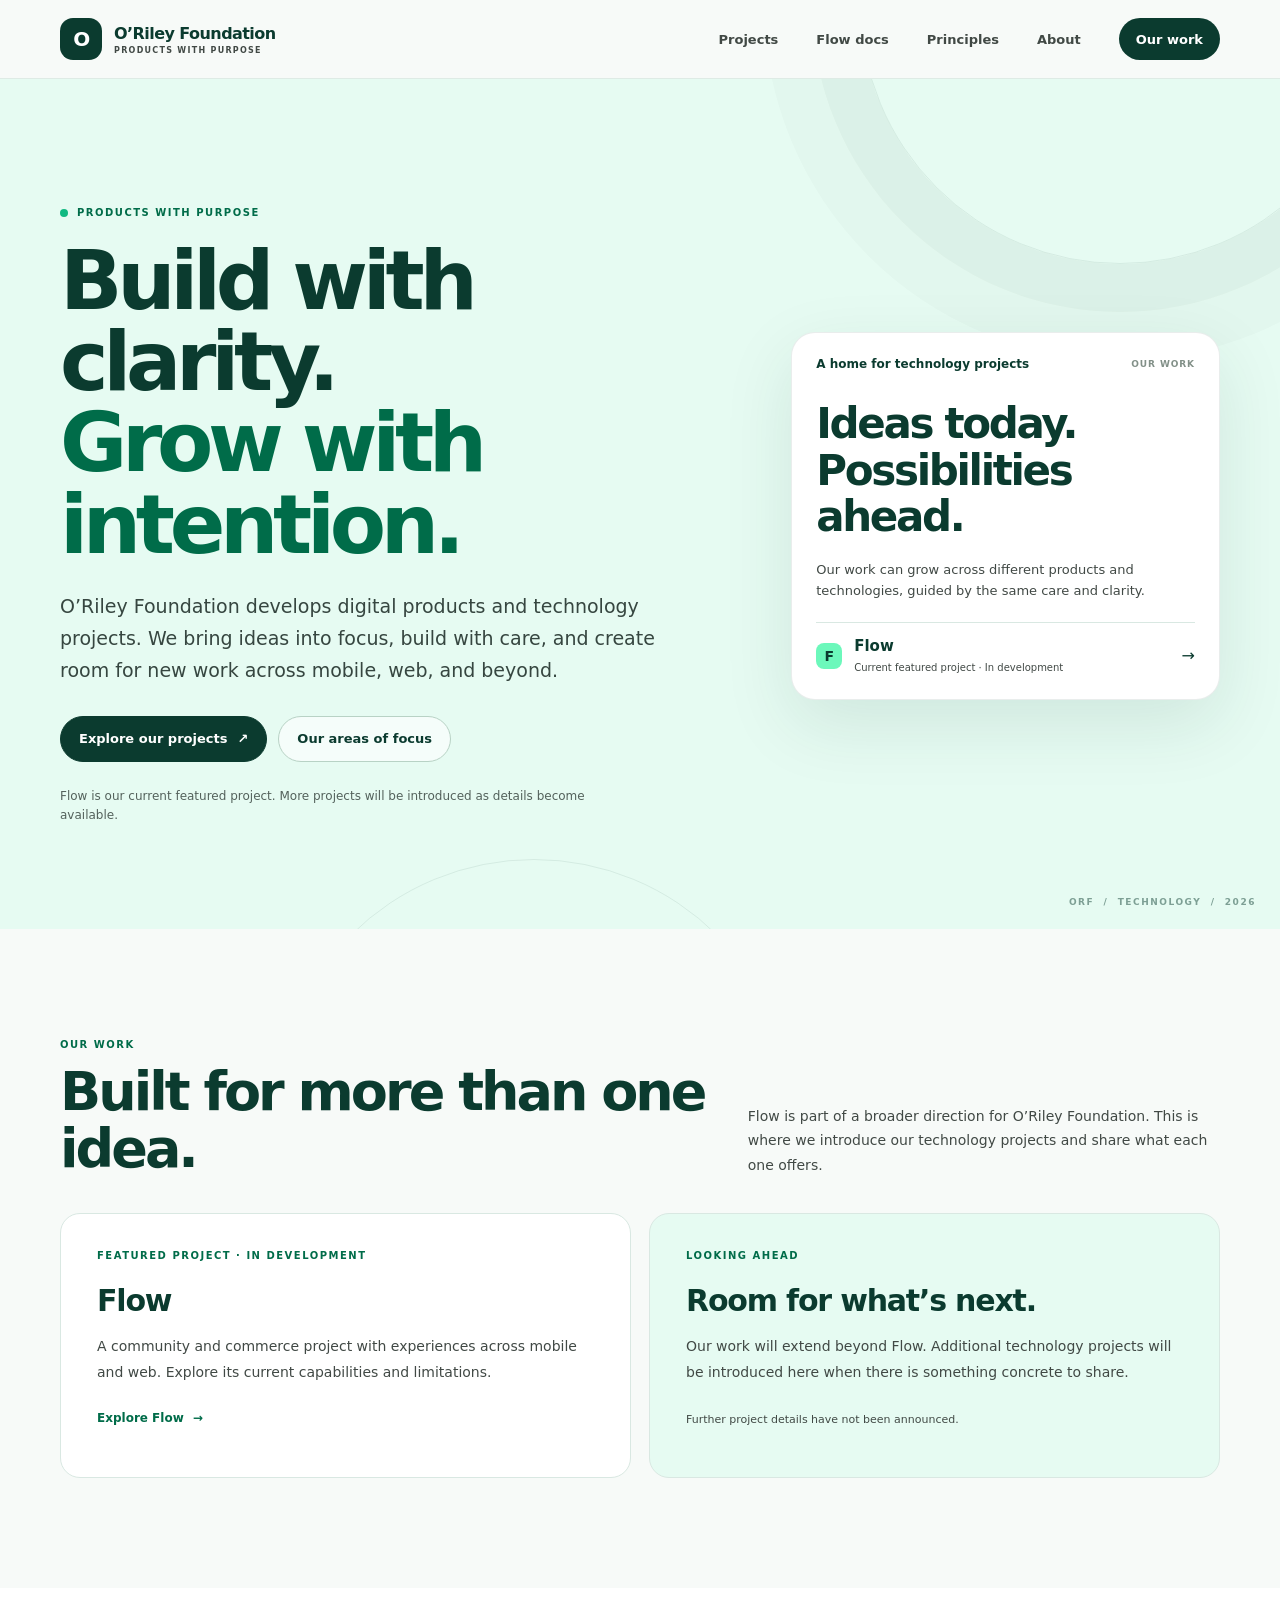
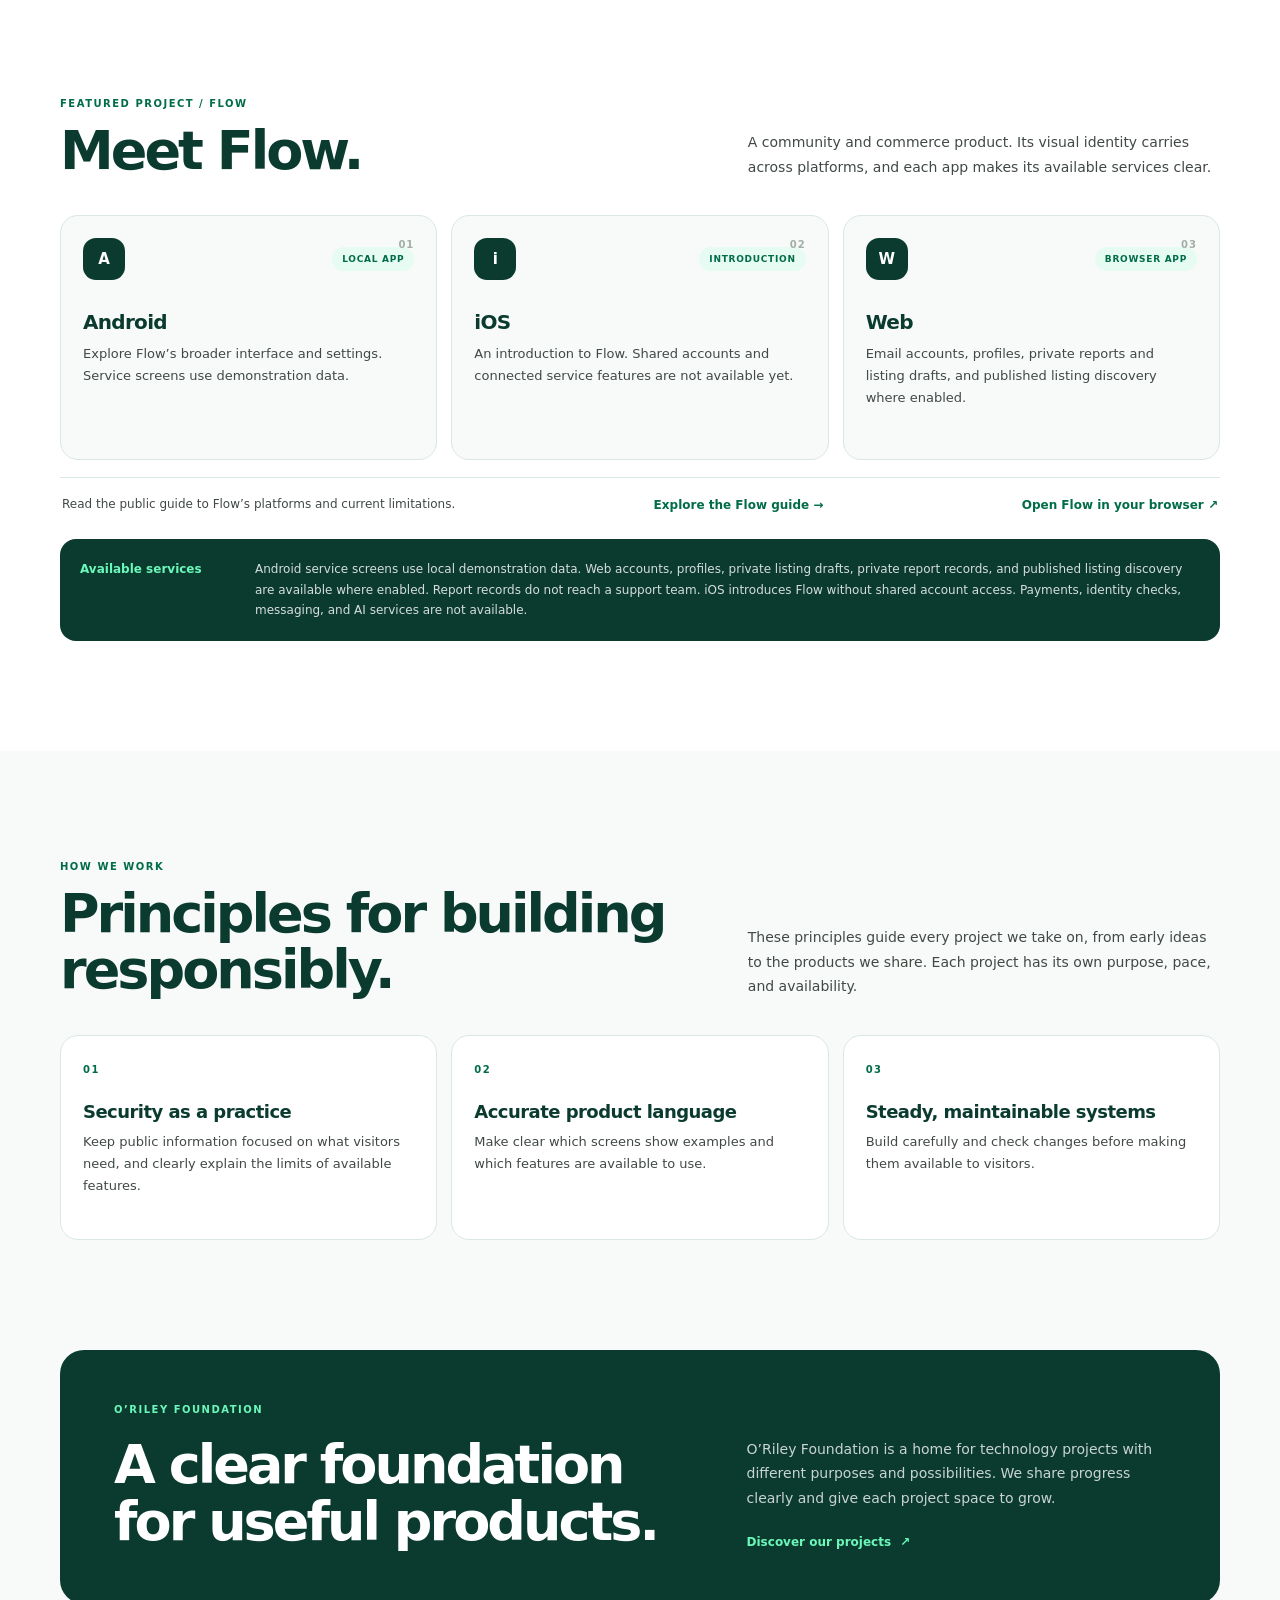
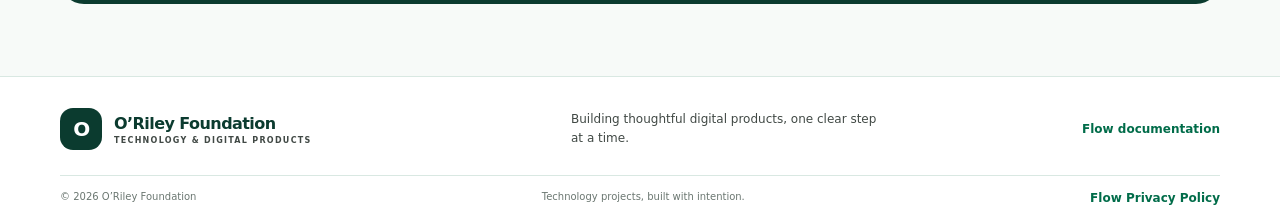
<file: index.html>
<!doctype html>
<html lang="en">
<head>
  <meta charset="utf-8">
  <meta name="viewport" content="width=device-width, initial-scale=1">
  <meta name="theme-color" content="#f7faf8">
  <meta name="referrer" content="strict-origin-when-cross-origin">
  <meta name="description" content="O’Riley Foundation develops digital products and technology projects. Explore our work, our principles, and Flow, our current featured project.">
  <meta http-equiv="Content-Security-Policy" content="default-src 'self'; script-src 'self'; style-src 'self'; img-src 'self'; font-src 'self'; connect-src 'none'; object-src 'none'; base-uri 'self'; form-action 'none'; frame-src 'none'; upgrade-insecure-requests">
  <meta property="og:type" content="website">
  <meta property="og:title" content="O’Riley Foundation — Building with intention">
  <meta property="og:description" content="A home for technology projects and thoughtful digital products. Discover our work and our current featured project, Flow.">
  <meta property="og:url" content="https://www.orileyplatforms.com/">
  <meta property="og:image" content="https://www.orileyplatforms.com/social-preview.svg">
  <link rel="canonical" href="https://www.orileyplatforms.com/">
  <link rel="icon" type="image/svg+xml" href="/favicon.svg">
  <link rel="stylesheet" href="./styles/site.css">
  <title>O’Riley Foundation — Building with intention</title>
  <script type="module" src="./src/site.js"></script>
</head>
<body>
  <a class="skip-link" href="#main">Skip to content</a>
  <foundation-header></foundation-header>

  <main id="main">
    <section class="hero" id="top" aria-labelledby="hero-title">
      <div class="container hero-grid">
        <div class="hero-copy">
          <p class="eyebrow"><span class="status-dot" aria-hidden="true"></span>Products with purpose</p>
          <h1 id="hero-title">Build with clarity.<br><span>Grow with intention.</span></h1>
          <p class="lede">O’Riley Foundation develops digital products and technology projects. We bring ideas into focus, build with care, and create room for new work across mobile, web, and beyond.</p>
          <div class="hero-actions">
            <a class="button primary" href="#projects">Explore our projects <span aria-hidden="true">↗</span></a>
            <a class="button secondary" href="#focus">Our areas of focus</a>
          </div>
          <p class="hero-footnote">Flow is our current featured project. More projects will be introduced as details become available.</p>
        </div>

        <aside class="hero-panel" aria-label="O’Riley Foundation project direction">
          <div class="panel-topline"><span class="panel-label">A home for technology projects</span><span class="panel-index">OUR WORK</span></div>
          <h2 class="portfolio-panel-title">Ideas today.<br>Possibilities ahead.</h2>
          <p class="panel-caption">Our work can grow across different products and technologies, guided by the same care and clarity.</p>
          <div class="panel-divider"></div>
          <a class="portfolio-feature" href="#flow"><span class="flow-mark" aria-hidden="true">F</span><span><strong>Flow</strong><span>Current featured project · In development</span></span><span aria-hidden="true">→</span></a>
        </aside>
      </div>
      <div class="hero-index" aria-hidden="true">ORF&nbsp; / &nbsp;TECHNOLOGY&nbsp; / &nbsp;2026</div>
    </section>

    <section class="section" id="projects" aria-labelledby="projects-title">
      <div class="container">
        <div class="section-heading">
          <div><p class="eyebrow">Our work</p><h2 id="projects-title">Built for more than one idea.</h2></div>
          <p class="section-summary">Flow is part of a broader direction for O’Riley Foundation. This is where we introduce our technology projects and share what each one offers.</p>
        </div>
        <div class="project-overview-grid">
          <article class="project-overview-card">
            <p class="eyebrow">Featured project · In development</p><h3>Flow</h3>
            <p>A community and commerce project with experiences across mobile and web. Explore its current capabilities and limitations.</p>
            <a class="text-link" href="#flow">Explore Flow <span aria-hidden="true">→</span></a>
          </article>
          <article class="project-overview-card project-future">
            <p class="eyebrow">Looking ahead</p><h3>Room for what’s next.</h3>
            <p>Our work will extend beyond Flow. Additional technology projects will be introduced here when there is something concrete to share.</p>
            <p class="project-note">Further project details have not been announced.</p>
          </article>
        </div>
      </div>
    </section>

    <section class="section section-white" id="flow" aria-labelledby="flow-title">
      <div class="container">
        <div class="section-heading">
          <div><p class="eyebrow">Featured project / Flow</p><h2 id="flow-title">Meet Flow.</h2></div>
          <p class="section-summary">A community and commerce product. Its visual identity carries across platforms, and each app makes its available services clear.</p>
        </div>
        <flow-platforms></flow-platforms>
        <p class="reality-note"><strong>Available services</strong><span>Android service screens use local demonstration data. Web accounts, profiles, private listing drafts, private report records, and published listing discovery are available where enabled. Report records do not reach a support team. iOS introduces Flow without shared account access. Payments, identity checks, messaging, and AI services are not available.</span></p>
      </div>
    </section>

    <section class="section" id="focus" aria-labelledby="focus-title">
      <div class="container">
        <div class="section-heading">
          <div><p class="eyebrow">How we work</p><h2 id="focus-title">Principles for building responsibly.</h2></div>
          <p class="section-summary">These principles guide every project we take on, from early ideas to the products we share. Each project has its own purpose, pace, and availability.</p>
        </div>
        <foundation-principles></foundation-principles>
      </div>
    </section>

    <section class="closing-section" id="about" aria-labelledby="closing-title">
      <div class="container closing-panel">
        <div><p class="eyebrow eyebrow-light">O’Riley Foundation</p><h2 id="closing-title">A clear foundation<br>for useful products.</h2></div>
        <div class="closing-copy"><p>O’Riley Foundation is a home for technology projects with different purposes and possibilities. We share progress clearly and give each project space to grow.</p><a class="text-link" href="#projects">Discover our projects <span aria-hidden="true">↗</span></a></div>
      </div>
    </section>
  </main>

  <foundation-footer></foundation-footer>
  <noscript><p class="noscript">Turn on JavaScript to load the platform and principles cards. The company and product overview above remains available.</p></noscript>
</body>
</html>
</file>
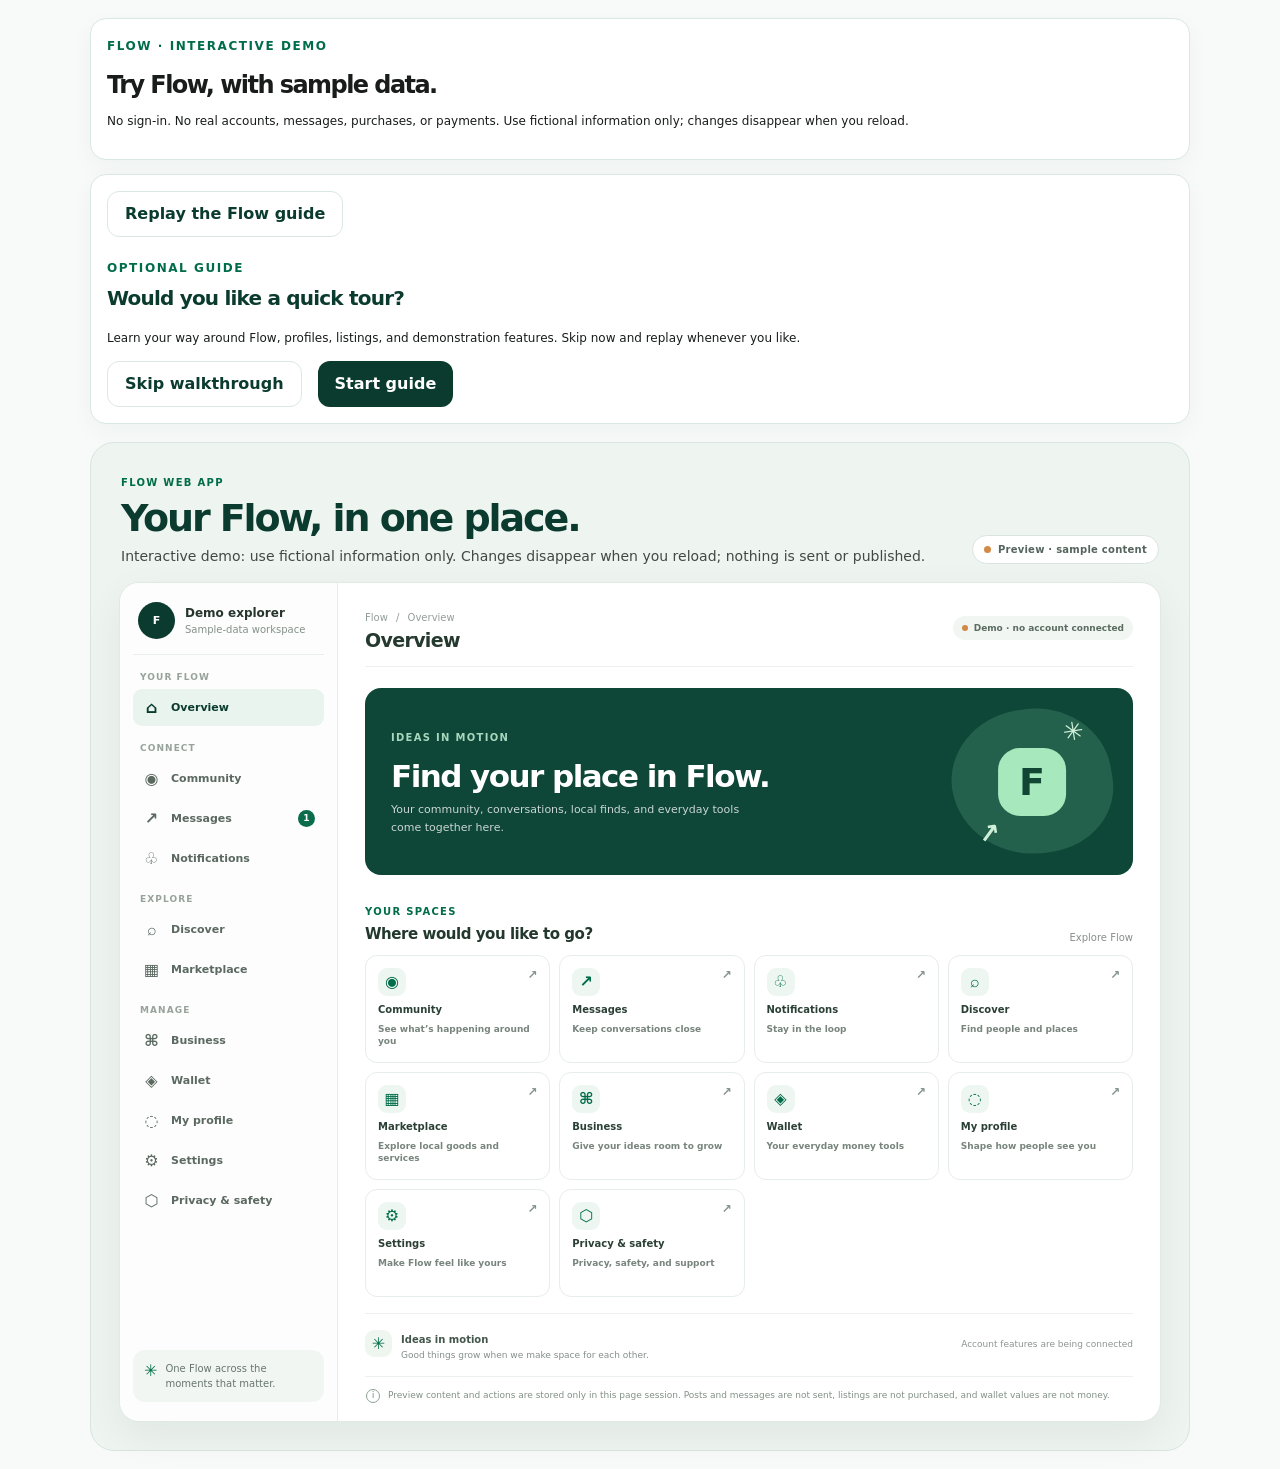
<file: demo/index.html>
<!doctype html>
<html lang="en">
<head>
  <meta charset="utf-8">
  <meta name="viewport" content="width=device-width, initial-scale=1">
  <meta name="referrer" content="no-referrer">
  <meta name="robots" content="noindex, nofollow">
  <meta http-equiv="Content-Security-Policy" content="default-src 'self'; script-src 'self'; style-src 'self'; img-src 'self'; font-src 'self'; connect-src 'none'; object-src 'none'; base-uri 'none'; form-action 'none'; frame-src 'none'">
  <title>Flow — Interactive sample-data demo</title>
  <link rel="icon" href="/favicon.svg" type="image/svg+xml">
  <link rel="stylesheet" href="/demo/flow-demo.css">
  <script defer src="/demo/flow-demo.js"></script>
</head>
<body><div id="flow-demo-root"></div><noscript><p>Turn on JavaScript to try the interactive sample-data demo. No real account is needed.</p></noscript></body>
</html>
</file>
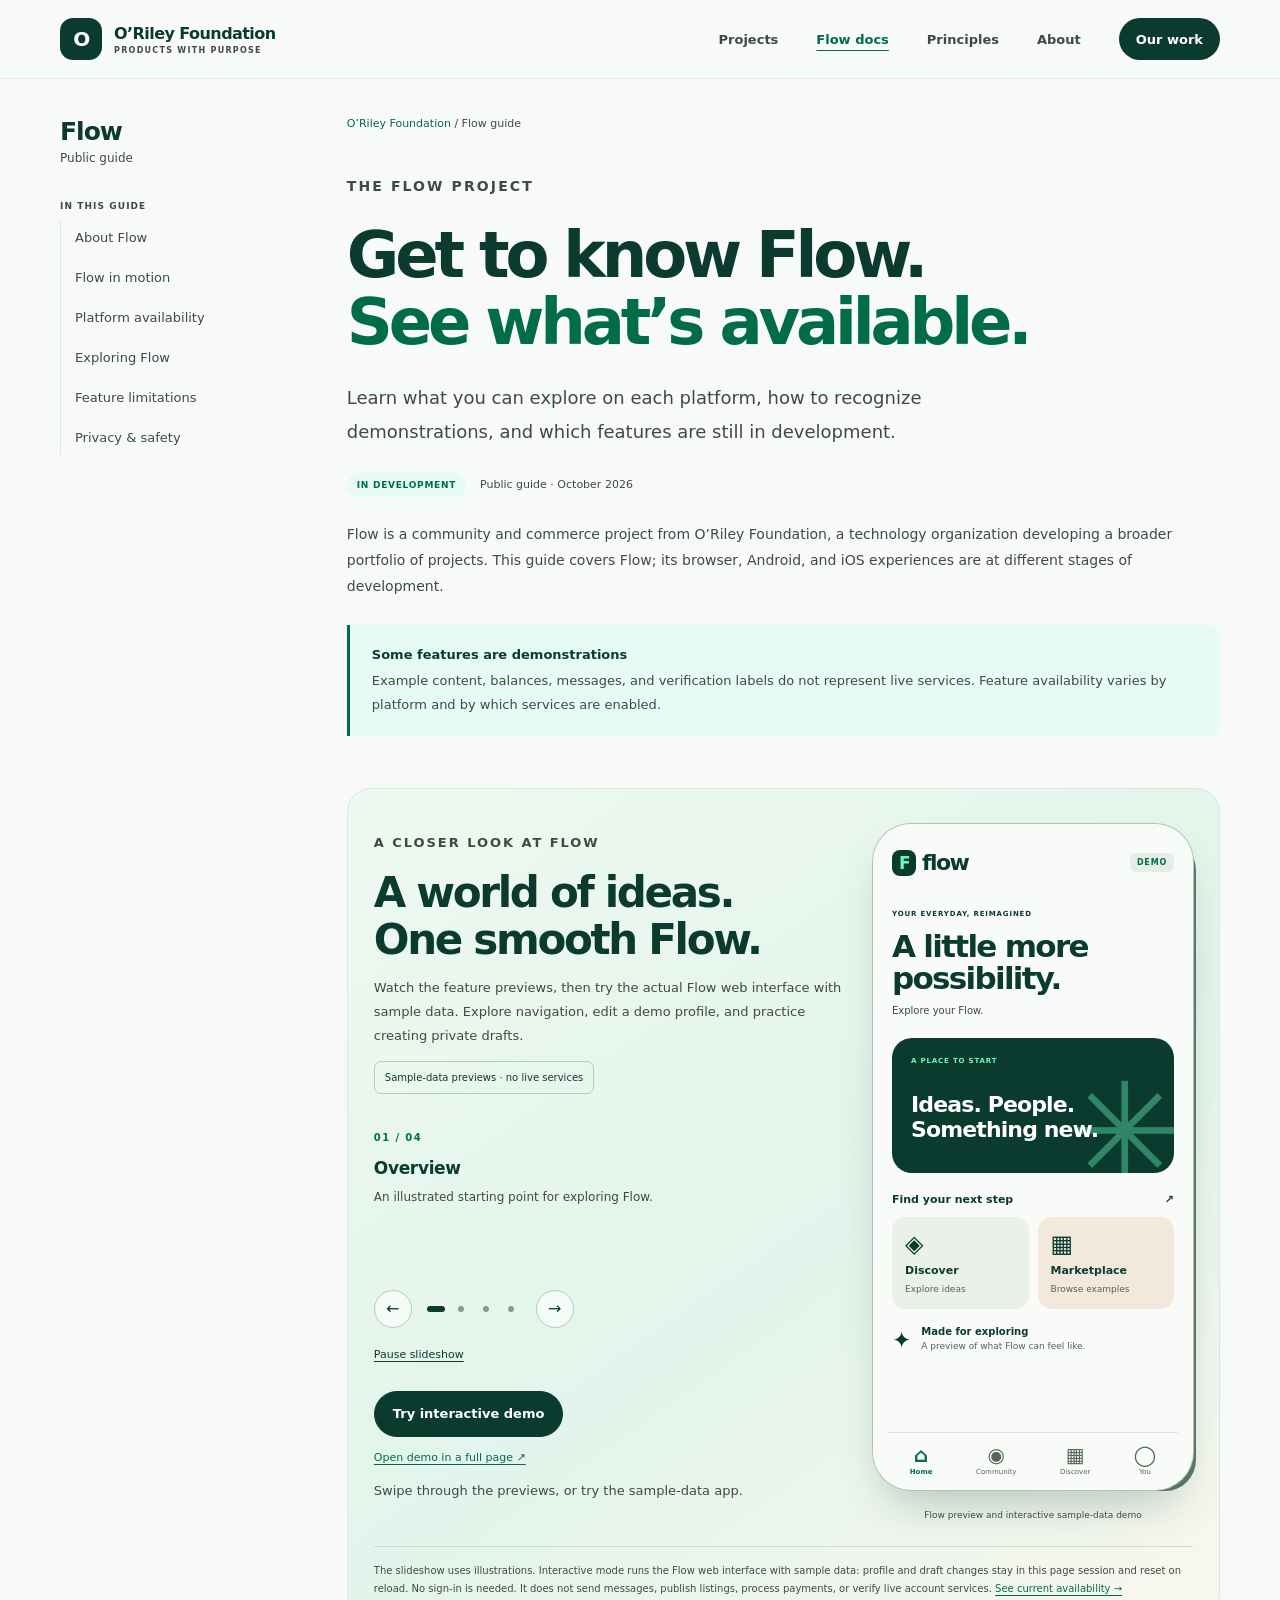
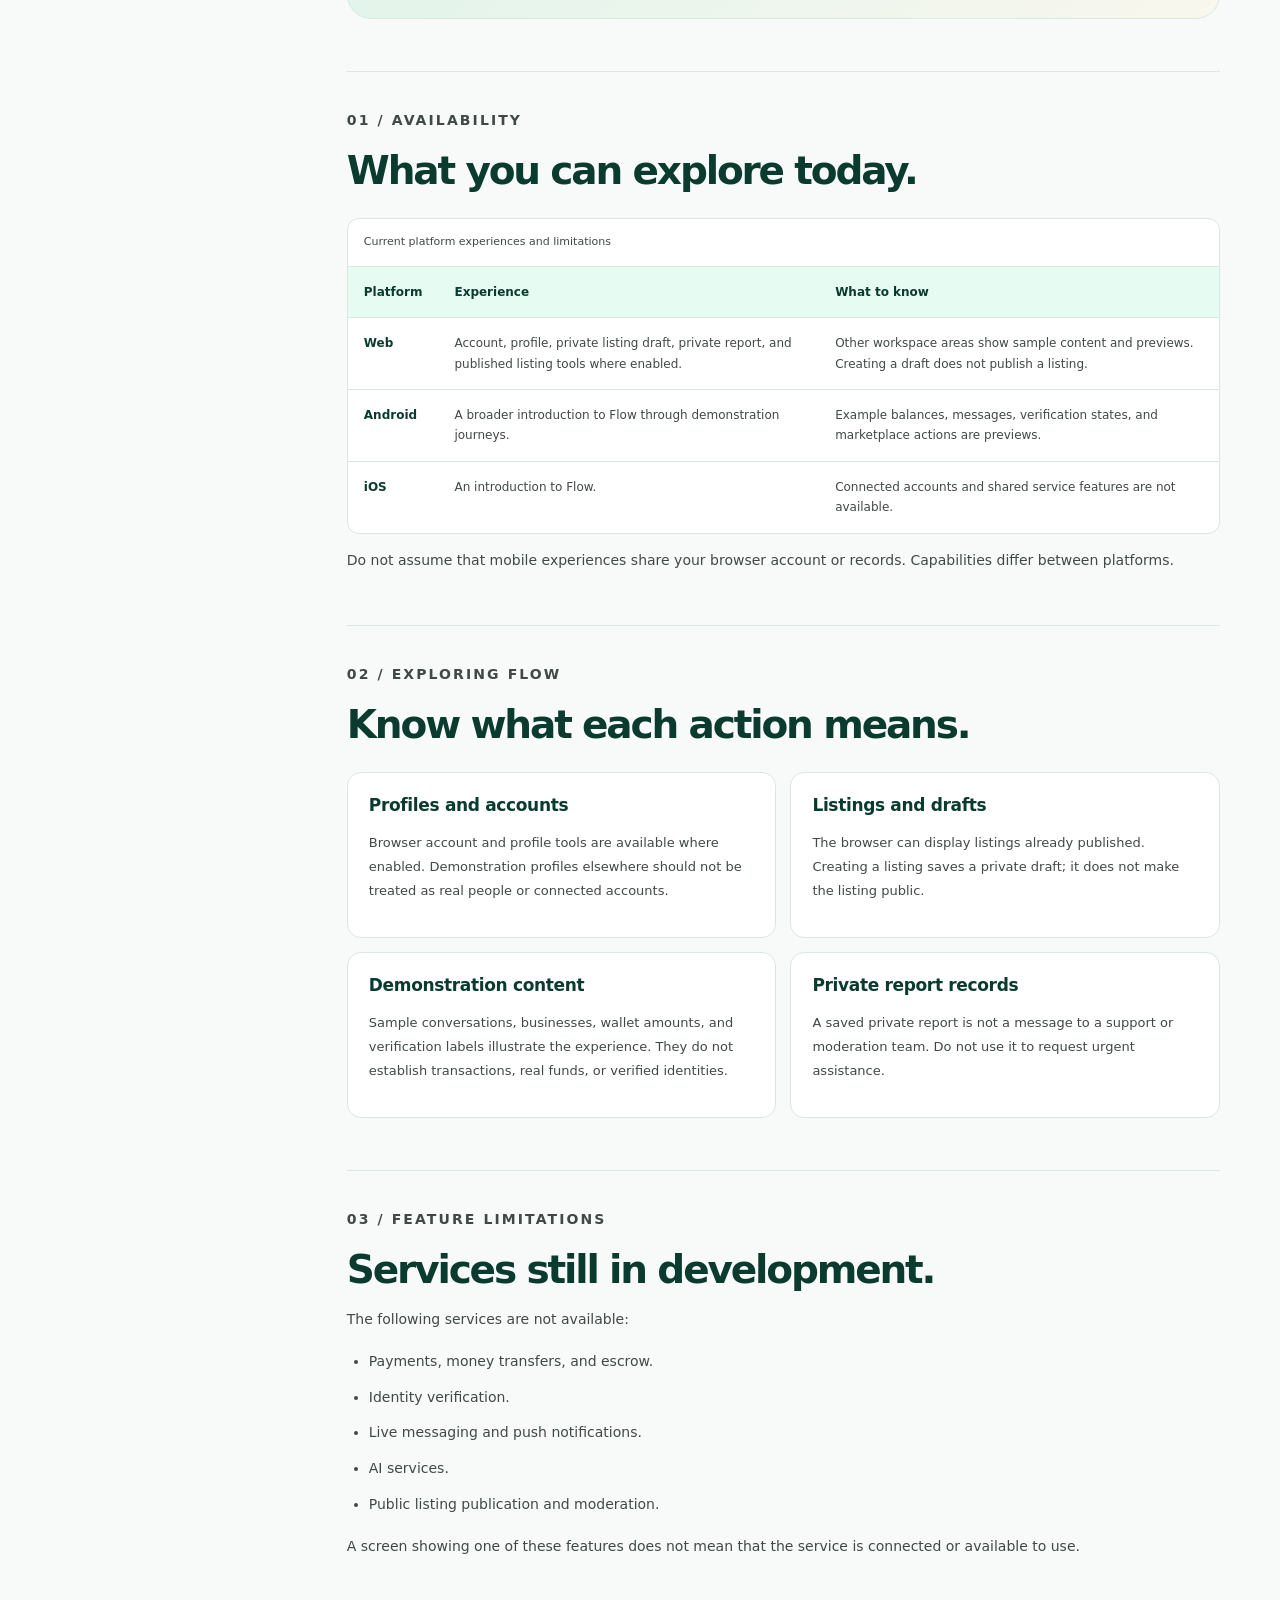
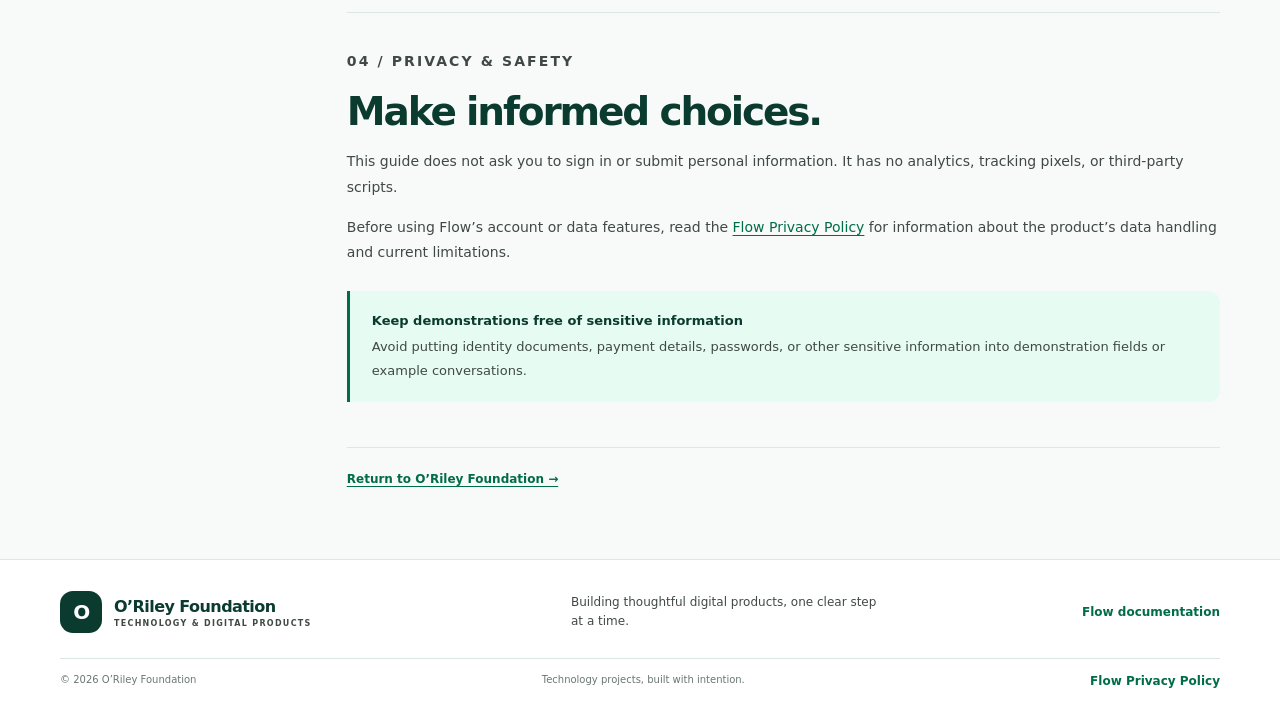
<file: docs/index.html>
<!doctype html>
<html lang="en">
<head>
  <meta charset="utf-8">
  <meta name="viewport" content="width=device-width, initial-scale=1">
  <meta name="theme-color" content="#f7faf8">
  <meta name="referrer" content="strict-origin-when-cross-origin">
  <meta name="description" content="A public guide to Flow: platform availability, demonstrations, feature limitations, and privacy information.">
  <meta http-equiv="Content-Security-Policy" content="default-src 'self'; script-src 'self'; style-src 'self'; img-src 'self'; font-src 'self'; connect-src 'none'; object-src 'none'; base-uri 'self'; form-action 'none'; frame-src 'self'; upgrade-insecure-requests">
  <meta property="og:type" content="website">
  <meta property="og:title" content="Flow documentation — O’Riley Foundation">
  <meta property="og:description" content="Understand Flow, what you can explore today, and which services are still in development.">
  <meta property="og:url" content="https://www.orileyplatforms.com/docs/">
  <meta property="og:image" content="https://www.orileyplatforms.com/social-preview.svg">
  <link rel="canonical" href="https://www.orileyplatforms.com/docs/">
  <link rel="icon" type="image/svg+xml" href="/favicon.svg">
  <link rel="stylesheet" href="/styles/site.css">
  <title>Flow documentation — O’Riley Foundation</title>
  <script type="module" src="/src/site.js"></script>
</head>
<body class="docs-page">
<a class="skip-link" href="#main">Skip to content</a>
<foundation-header></foundation-header>
<div class="container docs-layout">
<aside class="docs-sidebar" aria-label="Documentation navigation">
  <a class="docs-product" href="/docs/">Flow <span>Public guide</span></a>
  <p class="docs-nav-label">IN THIS GUIDE</p>
  <nav aria-label="Guide sections">
    <a href="#overview">About Flow</a>
    <a href="#showcase">Flow in motion</a>
    <a href="#platforms">Platform availability</a>
    <a href="#exploring">Exploring Flow</a>
    <a href="#limitations">Feature limitations</a>
    <a href="#privacy">Privacy & safety</a>
  </nav>
</aside>
<main id="main" class="docs-content">
  <div class="docs-breadcrumb"><a href="/">O’Riley Foundation</a><span aria-hidden="true"> / </span>Flow guide</div>
  <section id="overview" class="docs-intro" aria-labelledby="docs-title">
    <p class="eyebrow">The Flow project</p>
    <h1 id="docs-title">Get to know Flow.<br><span>See what’s available.</span></h1>
    <p class="lede">Learn what you can explore on each platform, how to recognize demonstrations, and which features are still in development.</p>
    <div class="docs-meta"><span class="status-tag">In development</span><span>Public guide · October 2026</span></div>
    <p>Flow is a community and commerce project from O’Riley Foundation, a technology organization developing a broader portfolio of projects. This guide covers Flow; its browser, Android, and iOS experiences are at different stages of development.</p>
    <div class="docs-callout"><strong>Some features are demonstrations</strong><p>Example content, balances, messages, and verification labels do not represent live services. Feature availability varies by platform and by which services are enabled.</p></div>
  </section>
  <section id="showcase" class="flow-showcase docs-section" aria-labelledby="showcase-title" aria-roledescription="carousel">
    <div class="showcase-grid">
      <div class="showcase-copy"><p class="eyebrow">A closer look at Flow</p><h2 id="showcase-title">A world of ideas.<br>One smooth Flow.</h2><p>Watch the feature previews, then try the actual Flow web interface with sample data. Explore navigation, edit a demo profile, and practice creating private drafts.</p><span class="showcase-preview-label">Sample-data previews · no live services</span>
        <div class="showcase-caption"><span class="showcase-index" data-showcase-index>01 / 04</span><h3 data-showcase-title>Overview</h3><p data-showcase-caption>An illustrated starting point for exploring Flow.</p></div>
        <div class="showcase-controls" hidden><button type="button" class="showcase-arrow" data-previous aria-label="Previous feature preview">←</button><div class="showcase-dots"><button type="button" class="showcase-dot" data-slide="0" aria-label="Show Overview preview" aria-pressed="true"><span></span></button><button type="button" class="showcase-dot" data-slide="1" aria-label="Show Community preview" aria-pressed="false"><span></span></button><button type="button" class="showcase-dot" data-slide="2" aria-label="Show Marketplace preview" aria-pressed="false"><span></span></button><button type="button" class="showcase-dot" data-slide="3" aria-label="Show Profile preview" aria-pressed="false"><span></span></button></div><button type="button" class="showcase-arrow" data-next aria-label="Next feature preview">→</button></div>
        <button type="button" class="showcase-play" data-play hidden>Pause slideshow</button>
        <div class="showcase-demo-actions"><button type="button" class="button primary" data-toggle-demo aria-pressed="false" aria-controls="phone-live-demo" hidden>Try interactive demo</button><a href="/demo/" target="_blank" rel="noopener noreferrer">Open demo in a full page ↗</a></div>
        <p class="showcase-hint">Swipe through the previews, or try the sample-data app.</p>
      </div>
      <div class="phone-stage"><div class="phone-device" role="group" aria-label="Edge-to-edge phone illustration"><div class="phone-carousel" tabindex="0" aria-label="Flow feature previews. Swipe, scroll sideways, or use the arrow keys."><article class="phone-slide" role="group" aria-roledescription="slide" aria-label="1 of 4: Overview" data-title="Overview" data-caption="An illustrated starting point for exploring Flow."><div class="app-topbar"><span class="app-wordmark"><span>F</span> flow</span><span class="app-demo-tag">DEMO</span></div><div class="app-greeting"><span>YOUR EVERYDAY, REIMAGINED</span><h3>A little more<br>possibility.</h3><p>Explore your Flow.</p></div><div class="app-feature"><span class="app-mini-label">A PLACE TO START</span><strong>Ideas. People.<br>Something new.</strong><span class="app-orbit" aria-hidden="true">✳</span></div><div class="app-section-label">Find your next step <span>↗</span></div><div class="app-quick-grid"><div><span aria-hidden="true">◈</span><strong>Discover</strong><small>Explore ideas</small></div><div><span aria-hidden="true">▦</span><strong>Marketplace</strong><small>Browse examples</small></div></div><div class="app-note"><span aria-hidden="true">✦</span><div><strong>Made for exploring</strong><small>A preview of what Flow can feel like.</small></div></div><div class="app-bottom-nav" aria-hidden="true"><span class="app-nav-active"><span aria-hidden="true">⌂</span>Home</span><span><span aria-hidden="true">◉</span>Community</span><span><span aria-hidden="true">▦</span>Discover</span><span><span aria-hidden="true">◯</span>You</span></div></article><article class="phone-slide" role="group" aria-roledescription="slide" aria-label="2 of 4: Community" data-title="Community" data-caption="Community discovery with fictional example content. Connected community services are not available."><div class="app-topbar"><span class="app-wordmark"><span>F</span> flow</span><span class="app-demo-tag">DEMO</span></div><div class="app-greeting"><span>SPACE FOR NEW PERSPECTIVES</span><h3>Find your<br>kind of ideas.</h3><p>Community · demonstration</p></div><div class="app-pills"><span>For you</span><span>Creative</span><span>Everyday</span></div><div class="app-community-card"><div class="app-person"><span class="app-avatar">F</span><div><strong>Flow examples</strong><small>Illustrative content</small></div><span>···</span></div><div class="app-landscape" aria-hidden="true"><span></span><i></i><b></b></div><strong>A fresh perspective starts here.</strong><p>A space for ideas, inspiration, and everyday discoveries.</p><span class="app-mini-label">SAMPLE POST · NOT A LIVE FEED</span></div><div class="app-note"><span aria-hidden="true">◌</span><div><strong>Discover together</strong><small>A look at the community direction.</small></div></div><div class="app-bottom-nav" aria-hidden="true"><span><span aria-hidden="true">⌂</span>Home</span><span class="app-nav-active"><span aria-hidden="true">◉</span>Community</span><span><span aria-hidden="true">▦</span>Discover</span><span><span aria-hidden="true">◯</span>You</span></div></article><article class="phone-slide" role="group" aria-roledescription="slide" aria-label="3 of 4: Marketplace" data-title="Marketplace" data-caption="Example listing layouts. Where enabled, listing creation saves private drafts; buying and public publication are not available."><div class="app-topbar"><span class="app-wordmark"><span>F</span> flow</span><span class="app-demo-tag">DEMO</span></div><div class="app-greeting"><span>DISCOVER SOMETHING DIFFERENT</span><h3>Good finds.<br>Fresh starts.</h3><p>Marketplace · demonstration</p></div><div class="app-search"><span aria-hidden="true">⌕</span> Explore example items</div><div class="app-section-label">The discovery edit <span>↗</span></div><div class="app-products"><div><div class="app-product-art"><svg viewBox="0 0 100 100" aria-hidden="true"><path d="M26 35h48l7 49H19z" fill="currentColor"/><path d="M37 37V25a13 13 0 0 1 26 0v12" fill="none" stroke="currentColor" stroke-width="7"/><path d="M35 51h30" stroke="#e6fbf2" stroke-width="3"/></svg></div><strong>Everyday carry</strong><small>Sample item</small><span class="app-item-tag">Preview</span></div><div><div class="app-product-art app-product-peach"><svg viewBox="0 0 100 100" aria-hidden="true"><path d="M24 63V44a26 26 0 0 1 52 0v19" fill="none" stroke="currentColor" stroke-width="9"/><rect x="15" y="48" width="19" height="31" rx="9" fill="currentColor"/><rect x="66" y="48" width="19" height="31" rx="9" fill="currentColor"/></svg></div><strong>A moment of quiet</strong><small>Sample item</small><span class="app-item-tag">Preview</span></div></div><div class="app-draft"><span aria-hidden="true">▤</span><div><strong>Your next idea, in draft</strong><small>Private drafts where enabled.</small></div><span>→</span></div><div class="app-bottom-nav" aria-hidden="true"><span><span aria-hidden="true">⌂</span>Home</span><span><span aria-hidden="true">◉</span>Community</span><span class="app-nav-active"><span aria-hidden="true">▦</span>Discover</span><span><span aria-hidden="true">◯</span>You</span></div></article><article class="phone-slide" role="group" aria-roledescription="slide" aria-label="4 of 4: Profile" data-title="Profile" data-caption="An illustrated profile and preferences screen. Connected account features vary by platform."><div class="app-topbar"><span class="app-wordmark"><span>F</span> flow</span><span class="app-demo-tag">DEMO</span></div><div class="app-greeting"><span>A SPACE THAT FEELS LIKE YOU</span><h3>Your Flow.<br>Your perspective.</h3><p>Profile · demonstration</p></div><div class="app-profile"><span class="app-profile-avatar">F</span><strong>Demo profile</strong><small>Example account · no personal data</small><div class="app-interest-tags"><span>Design</span><span>Discovery</span><span>Ideas</span></div></div><div class="app-preferences"><div><span aria-hidden="true">◈</span><strong>My profile</strong><span>›</span></div><div><span aria-hidden="true">▤</span><strong>Private drafts</strong><span>›</span></div><div><span aria-hidden="true">☷</span><strong>Preferences</strong><span>›</span></div></div><div class="app-note"><span aria-hidden="true">✦</span><div><strong>Start with your interests</strong><small>A personal touch, illustrated.</small></div></div><div class="app-bottom-nav" aria-hidden="true"><span><span aria-hidden="true">⌂</span>Home</span><span><span aria-hidden="true">◉</span>Community</span><span><span aria-hidden="true">▦</span>Discover</span><span class="app-nav-active"><span aria-hidden="true">◯</span>You</span></div></article></div><iframe id="phone-live-demo" class="phone-live-demo" title="Flow interactive app demo with fictional sample data" sandbox="allow-scripts allow-forms" referrerpolicy="no-referrer" hidden></iframe></div><p class="phone-footnote">Flow preview and interactive sample-data demo</p></div>
    </div>
    <p class="showcase-disclaimer">The slideshow uses illustrations. Interactive mode runs the Flow web interface with sample data: profile and draft changes stay in this page session and reset on reload. No sign-in is needed. It does not send messages, publish listings, process payments, or verify live account services. <a href="#platforms">See current availability →</a></p>
  </section>
  <section id="platforms" class="docs-section" aria-labelledby="platform-title">
    <p class="eyebrow">01 / Availability</p><h2 id="platform-title">What you can explore today.</h2>
    <div class="docs-table-wrap"><table>
      <caption>Current platform experiences and limitations</caption>
      <thead><tr><th scope="col">Platform</th><th scope="col">Experience</th><th scope="col">What to know</th></tr></thead>
      <tbody>
        <tr><th scope="row">Web</th><td>Account, profile, private listing draft, private report, and published listing tools where enabled.</td><td>Other workspace areas show sample content and previews. Creating a draft does not publish a listing.</td></tr>
        <tr><th scope="row">Android</th><td>A broader introduction to Flow through demonstration journeys.</td><td>Example balances, messages, verification states, and marketplace actions are previews.</td></tr>
        <tr><th scope="row">iOS</th><td>An introduction to Flow.</td><td>Connected accounts and shared service features are not available.</td></tr>
      </tbody>
    </table></div>
    <p>Do not assume that mobile experiences share your browser account or records. Capabilities differ between platforms.</p>
  </section>
  <section id="exploring" class="docs-section" aria-labelledby="exploring-title">
    <p class="eyebrow">02 / Exploring Flow</p><h2 id="exploring-title">Know what each action means.</h2>
    <div class="docs-start-grid">
      <article><h3>Profiles and accounts</h3><p>Browser account and profile tools are available where enabled. Demonstration profiles elsewhere should not be treated as real people or connected accounts.</p></article>
      <article><h3>Listings and drafts</h3><p>The browser can display listings already published. Creating a listing saves a private draft; it does not make the listing public.</p></article>
      <article><h3>Demonstration content</h3><p>Sample conversations, businesses, wallet amounts, and verification labels illustrate the experience. They do not establish transactions, real funds, or verified identities.</p></article>
      <article><h3>Private report records</h3><p>A saved private report is not a message to a support or moderation team. Do not use it to request urgent assistance.</p></article>
    </div>
  </section>
  <section id="limitations" class="docs-section" aria-labelledby="limitations-title">
    <p class="eyebrow">03 / Feature limitations</p><h2 id="limitations-title">Services still in development.</h2>
    <p>The following services are not available:</p>
    <ul><li>Payments, money transfers, and escrow.</li><li>Identity verification.</li><li>Live messaging and push notifications.</li><li>AI services.</li><li>Public listing publication and moderation.</li></ul>
    <p>A screen showing one of these features does not mean that the service is connected or available to use.</p>
  </section>
  <section id="privacy" class="docs-section" aria-labelledby="privacy-title">
    <p class="eyebrow">04 / Privacy & safety</p><h2 id="privacy-title">Make informed choices.</h2>
    <p>This guide does not ask you to sign in or submit personal information. It has no analytics, tracking pixels, or third-party scripts.</p>
    <p>Before using Flow’s account or data features, read the <a href="https://zimlive.app/privacy-policy.html">Flow Privacy Policy</a> for information about the product’s data handling and current limitations.</p>
    <div class="docs-callout"><strong>Keep demonstrations free of sensitive information</strong><p>Avoid putting identity documents, payment details, passwords, or other sensitive information into demonstration fields or example conversations.</p></div>
  </section>
  <div class="docs-end"><a href="/">Return to O’Riley Foundation →</a></div>
</main>
</div>
<foundation-footer></foundation-footer>
<noscript><p class="noscript">This guide and its section navigation work without JavaScript. <a href="/">Return to the Foundation home page</a>.</p></noscript>
</body>
</html>
</file>
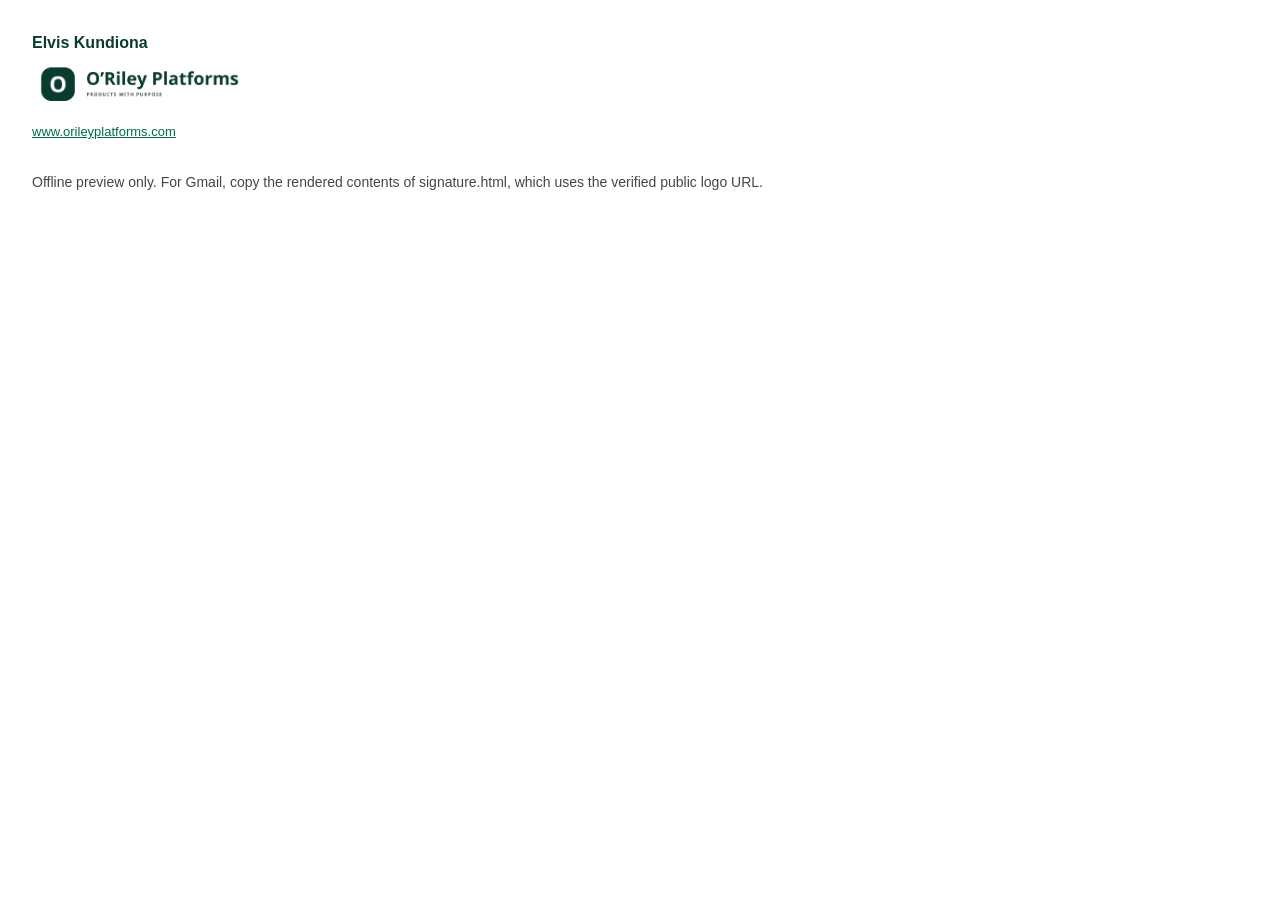
<file: brand/email-signature/offline-preview.html>
<!doctype html><html lang="en"><meta charset="utf-8"><title>Offline signature preview</title><body style="margin:32px;background:#fff;"><table role="presentation" cellpadding="0" cellspacing="0" border="0" style="border-collapse:collapse;font-family:Arial,Helvetica,sans-serif;color:#0B3B2F;"><tr><td style="padding:0 0 4px 0;font-size:16px;line-height:22px;font-weight:bold;">Elvis Kundiona</td></tr><tr><td style="padding:0 0 4px 0;"><a href="https://www.orileyplatforms.com/" style="text-decoration:none;"><img src="[data-uri]" width="216" height="56" alt="O’Riley Platforms — Products with Purpose" border="0" style="display:block;width:216px;height:56px;border:0;"></a></td></tr><tr><td style="padding:4px 0 0 0;font-size:13px;line-height:20px;"><a href="https://www.orileyplatforms.com/" style="color:#006C49;text-decoration:underline;">www.orileyplatforms.com</a></td></tr></table><p style="margin-top:32px;font:14px Arial;color:#414945">Offline preview only. For Gmail, copy the rendered contents of signature.html, which uses the verified public logo URL.</p></body></html>
</file>
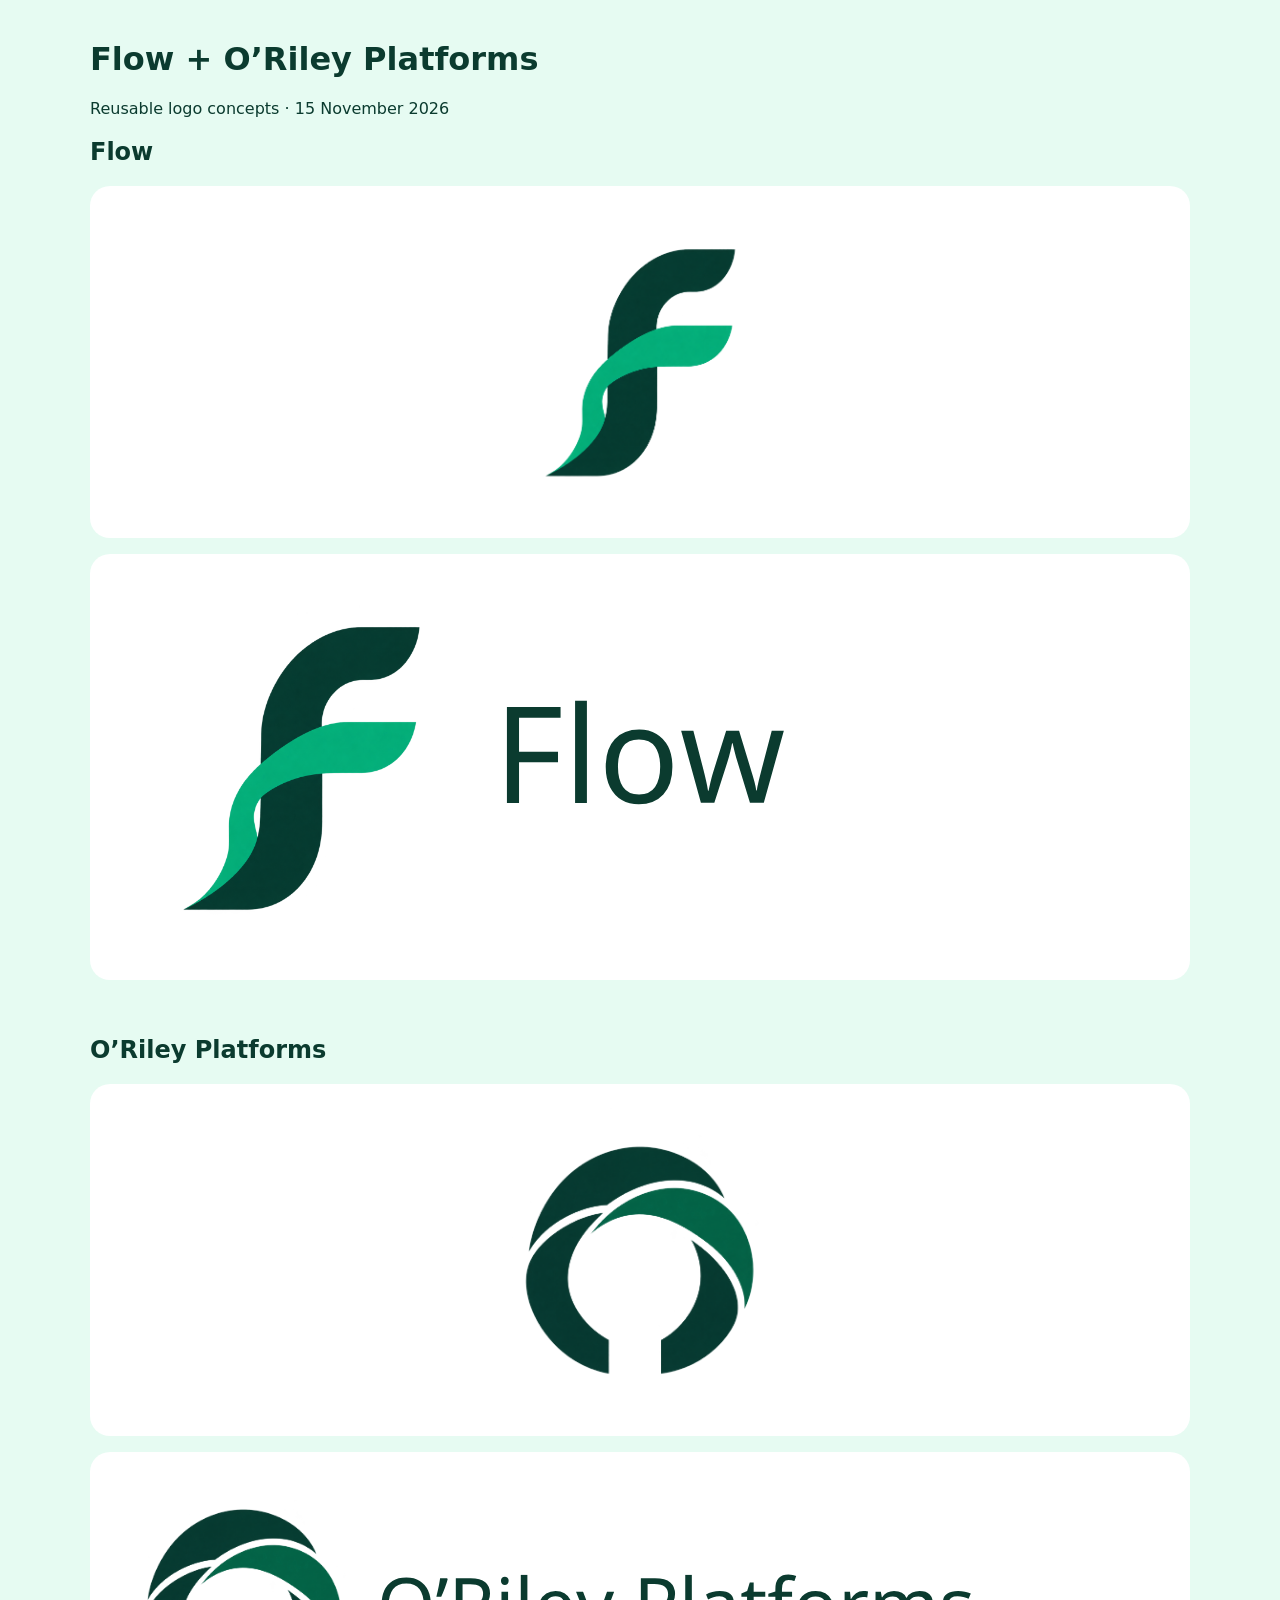
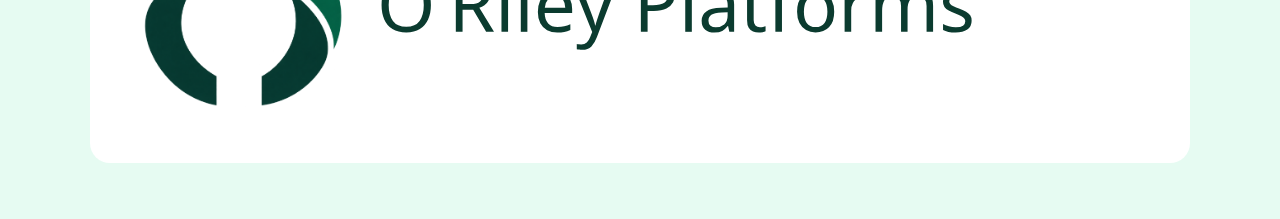
<file: brand/logo-concepts-2026-11-15/preview.html>
<!doctype html><html lang="en"><meta charset="utf-8"><meta name="viewport" content="width=device-width"><title>Flow and O’Riley logo concepts</title><style>body{font-family:system-ui;background:#e6fbf2;color:#0b3b2f;margin:40px}main{max-width:1100px;margin:auto}.light{background:white;border-radius:20px;margin:16px 0;padding:24px;text-align:center}img{width:300px;max-width:100%;height:auto}.wide{width:100%}article{margin-bottom:56px}</style><main><h1>Flow + O’Riley Platforms</h1><p>Reusable logo concepts · 15 November 2026</p><article><h2>Flow</h2><div class="light"><img src="flow/flow-symbol-v1.png" alt="Flow logo symbol"></div><div class="light"><img class="wide" src="flow/flow-wordmark-v1.svg" alt="Flow wordmark"></div></article><article><h2>O’Riley Platforms</h2><div class="light"><img src="oriley/oriley-symbol-v1.png" alt="O’Riley Platforms logo symbol"></div><div class="light"><img class="wide" src="oriley/oriley-wordmark-v1.svg" alt="O’Riley Platforms wordmark"></div></article></main></html>
</file>
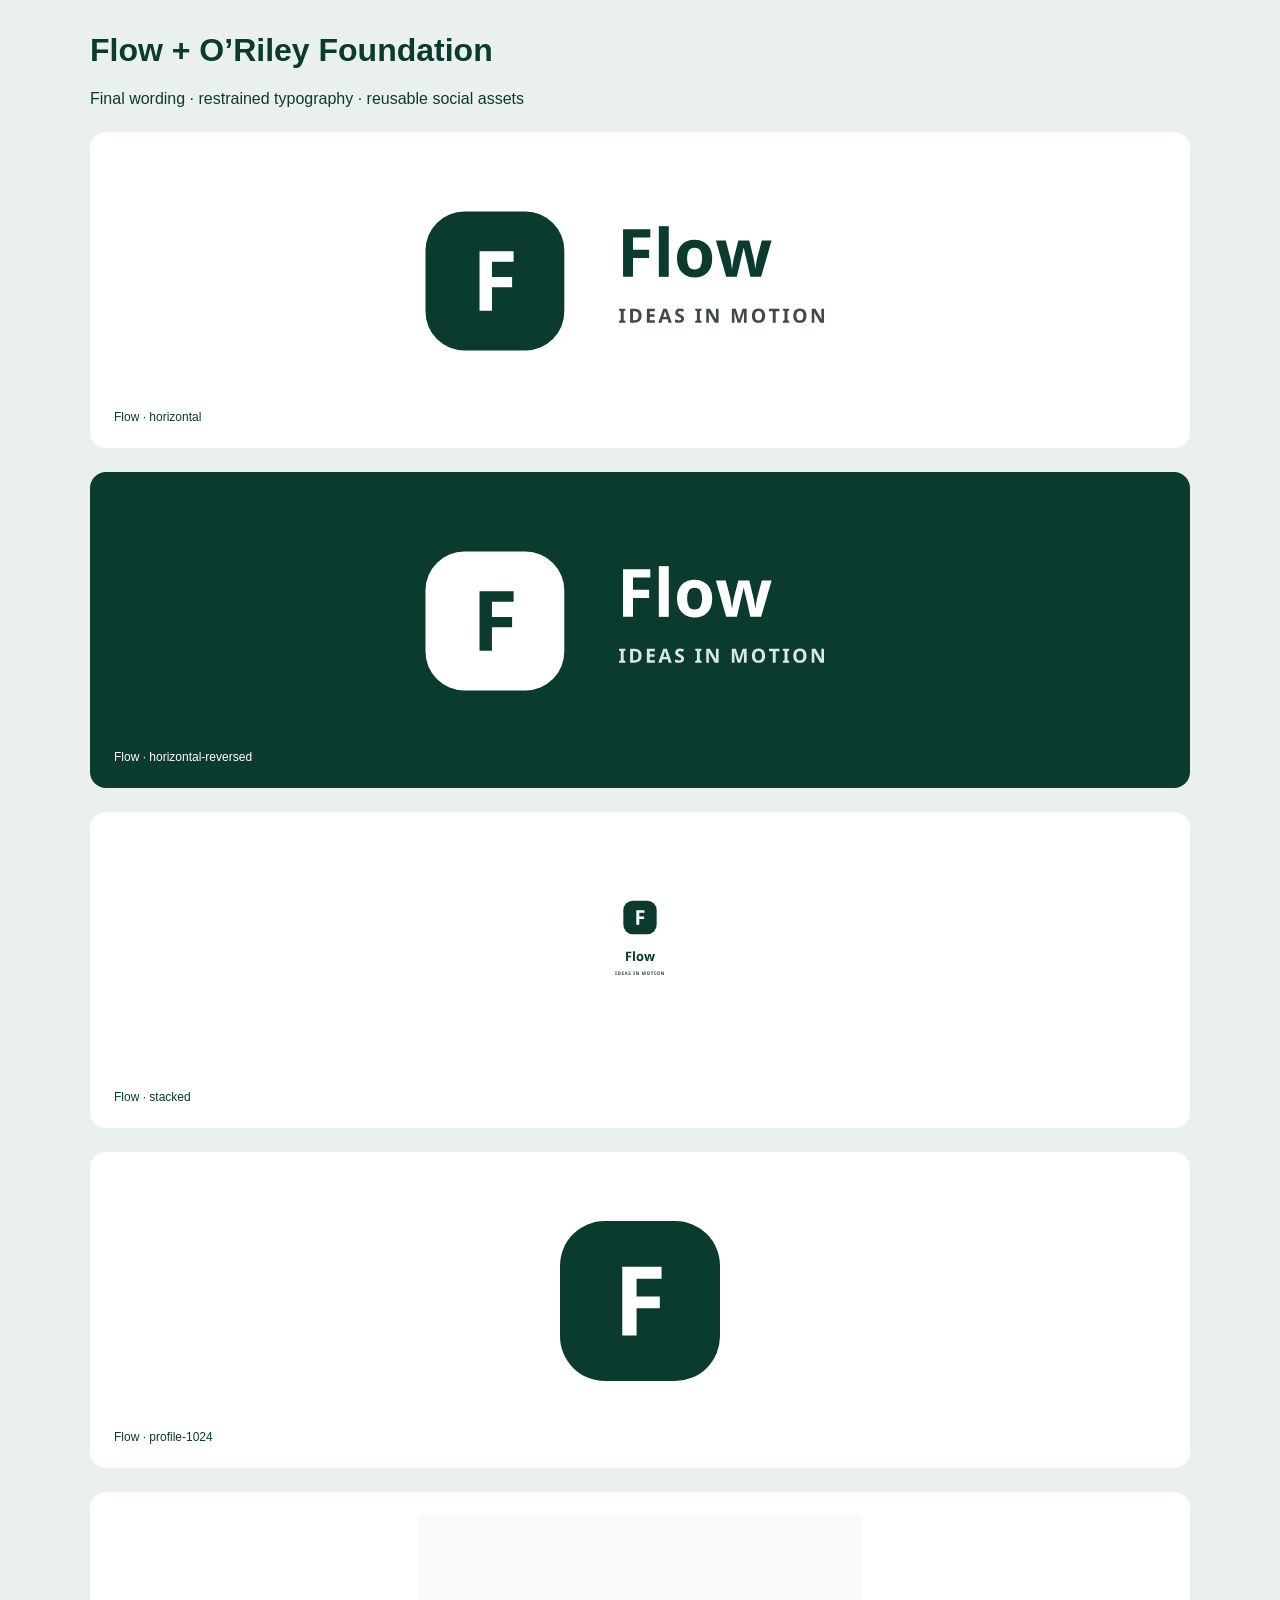
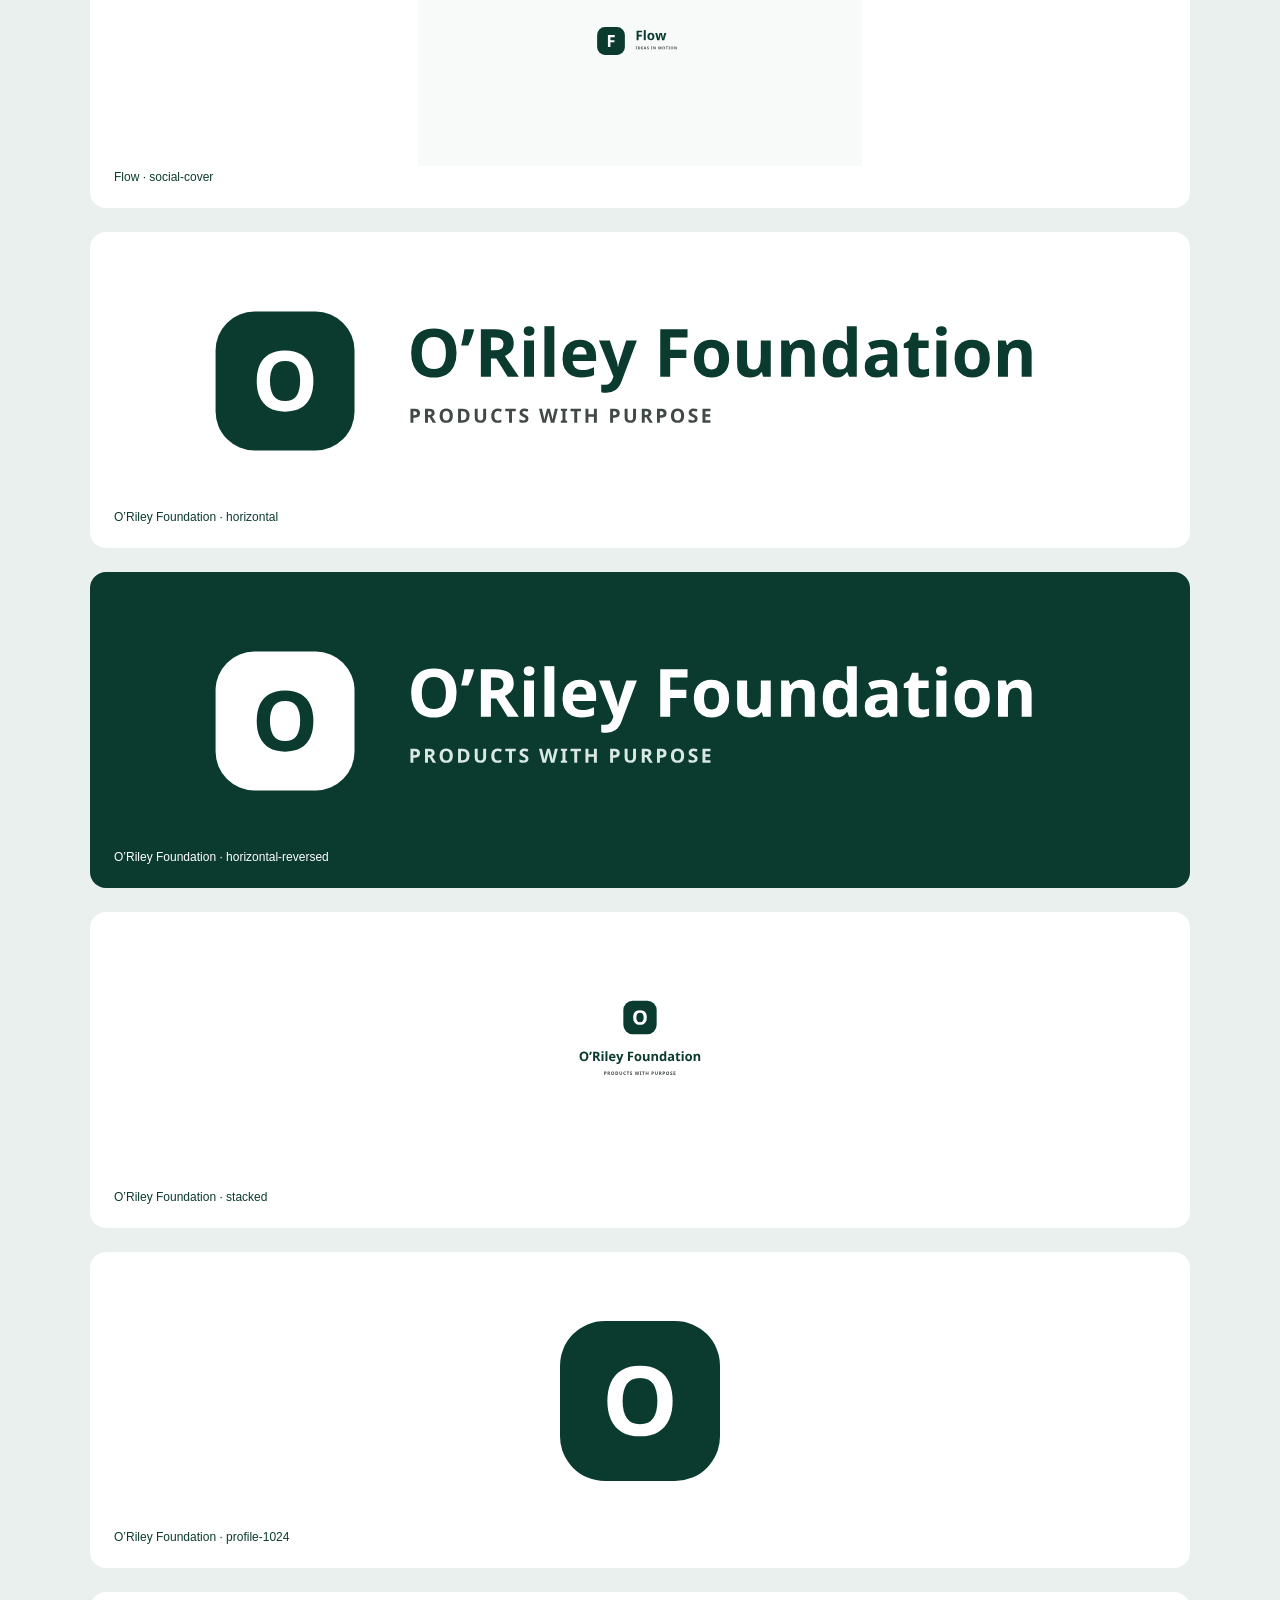
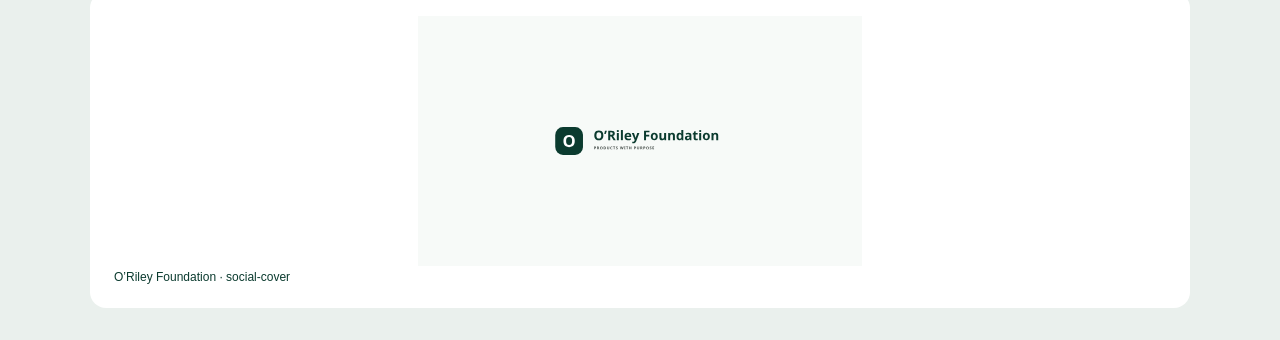
<file: brand/logo-final-v3/preview.html>
<!doctype html><html lang="en"><meta charset="utf-8"><meta name="viewport" content="width=device-width"><title>Final Flow and O’Riley Foundation logos</title><style>body{font-family:Arial,sans-serif;background:#eaf0ed;color:#0b3b2f;margin:32px}main{max-width:1100px;margin:auto}figure{padding:24px;margin:24px 0;border-radius:16px}.light{background:white}.dark{background:#0b3b2f;color:white}img{width:100%;height:250px;object-fit:contain}figcaption{font-size:12px;color:inherit}</style><main><h1>Flow + O’Riley Foundation</h1><p>Final wording · restrained typography · reusable social assets</p><figure class="light"><img src="flow/flow-horizontal.svg" alt="F — Flow — IDEAS IN MOTION"><figcaption>Flow · horizontal</figcaption></figure><figure class="dark"><img src="flow/flow-horizontal-reversed.svg" alt="F — Flow — IDEAS IN MOTION"><figcaption>Flow · horizontal-reversed</figcaption></figure><figure class="light"><img src="flow/flow-stacked.svg" alt="F — Flow — IDEAS IN MOTION"><figcaption>Flow · stacked</figcaption></figure><figure class="light"><img src="flow/flow-profile-1024.svg" alt="Flow profile symbol — F"><figcaption>Flow · profile-1024</figcaption></figure><figure class="light"><img src="flow/flow-social-cover.svg" alt="F — Flow — IDEAS IN MOTION"><figcaption>Flow · social-cover</figcaption></figure><figure class="light"><img src="oriley-foundation/oriley-foundation-horizontal.svg" alt="O — O’Riley Foundation — PRODUCTS WITH PURPOSE"><figcaption>O’Riley Foundation · horizontal</figcaption></figure><figure class="dark"><img src="oriley-foundation/oriley-foundation-horizontal-reversed.svg" alt="O — O’Riley Foundation — PRODUCTS WITH PURPOSE"><figcaption>O’Riley Foundation · horizontal-reversed</figcaption></figure><figure class="light"><img src="oriley-foundation/oriley-foundation-stacked.svg" alt="O — O’Riley Foundation — PRODUCTS WITH PURPOSE"><figcaption>O’Riley Foundation · stacked</figcaption></figure><figure class="light"><img src="oriley-foundation/oriley-foundation-profile-1024.svg" alt="O’Riley Foundation profile symbol — O"><figcaption>O’Riley Foundation · profile-1024</figcaption></figure><figure class="light"><img src="oriley-foundation/oriley-foundation-social-cover.svg" alt="O — O’Riley Foundation — PRODUCTS WITH PURPOSE"><figcaption>O’Riley Foundation · social-cover</figcaption></figure></main></html>
</file>
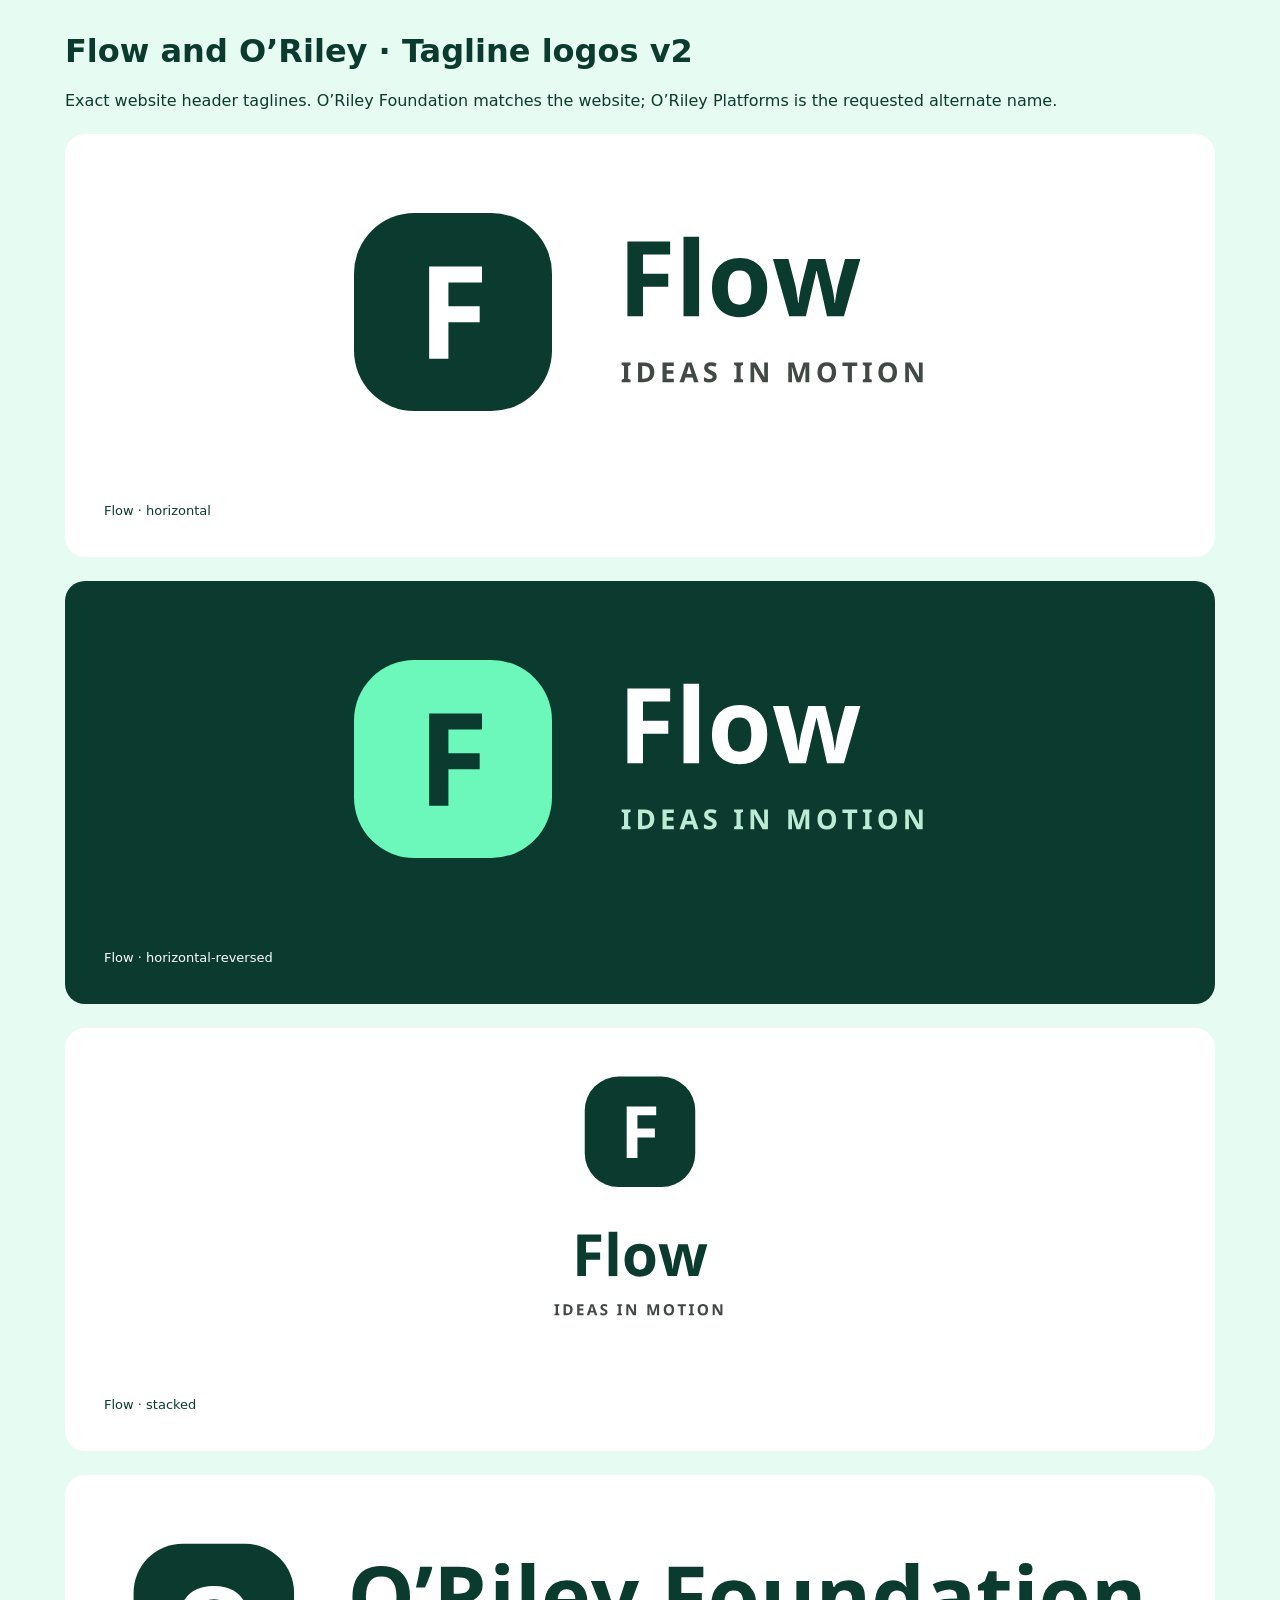
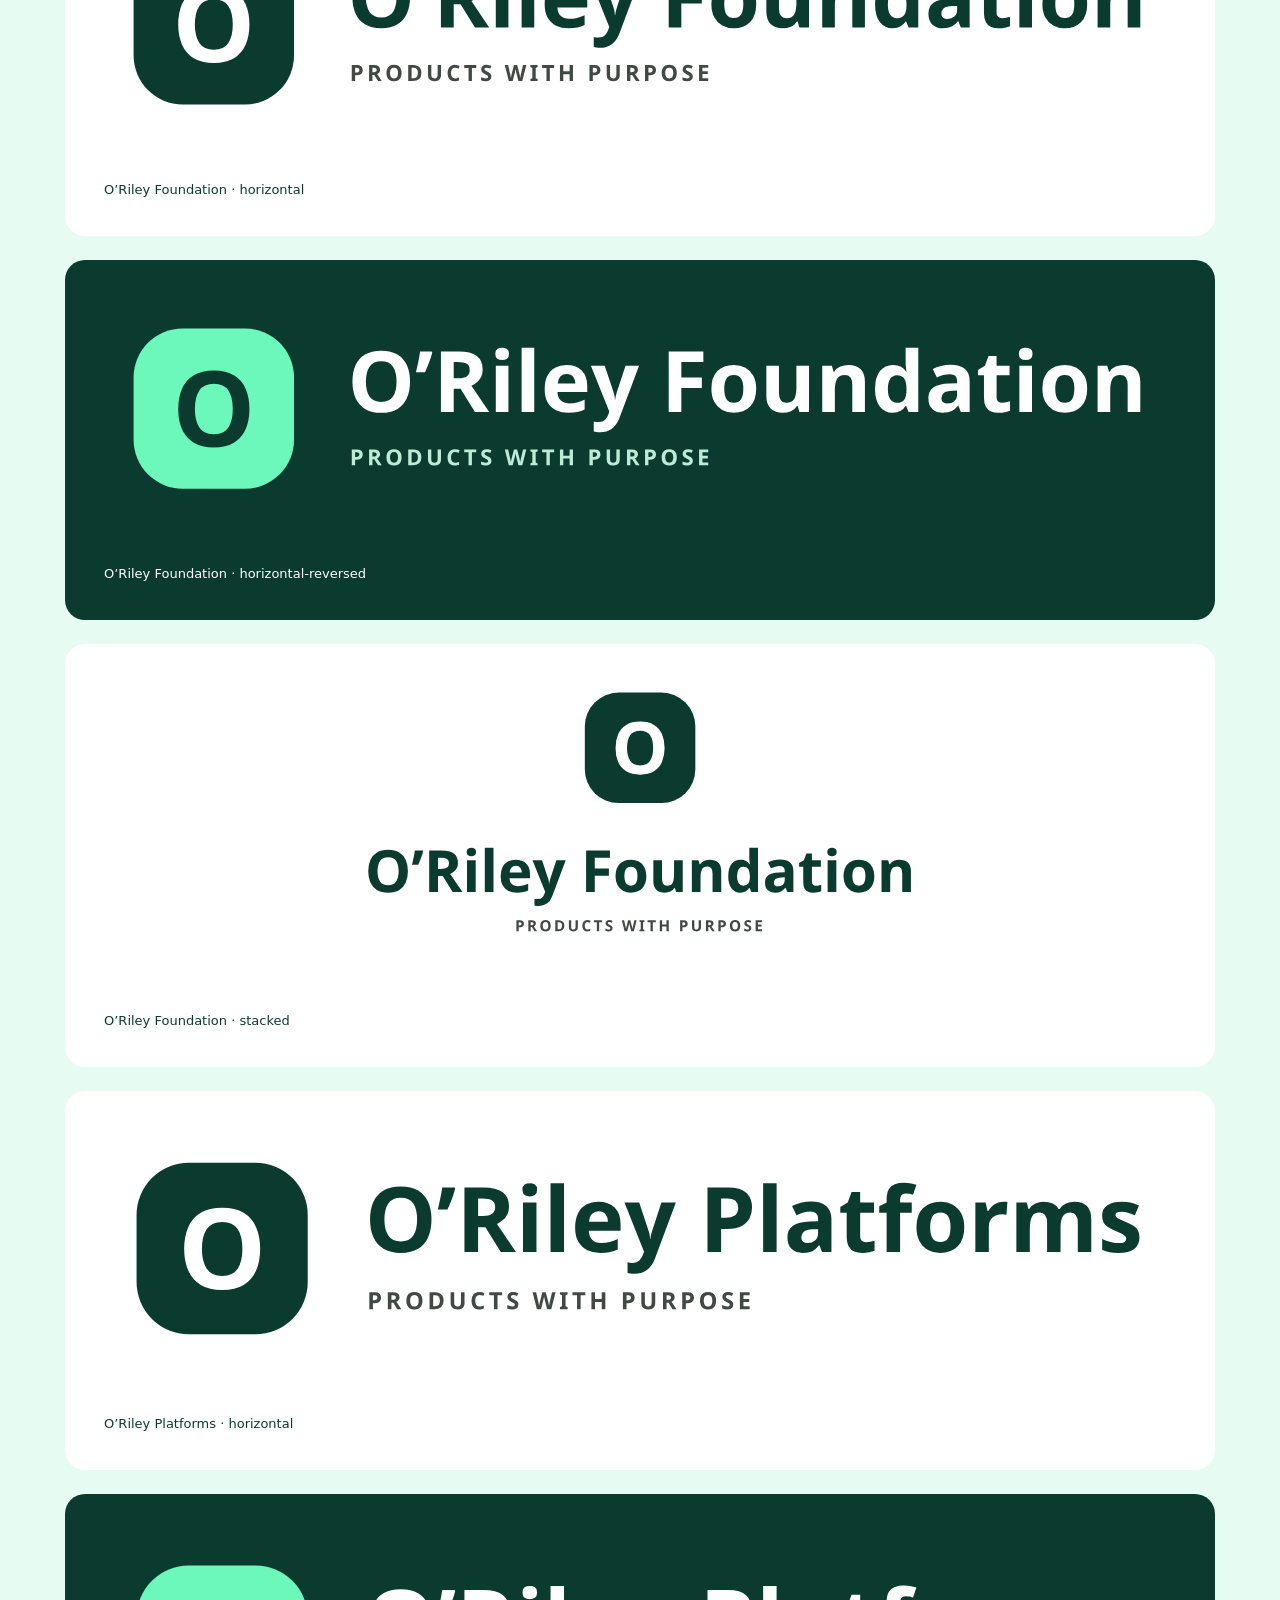
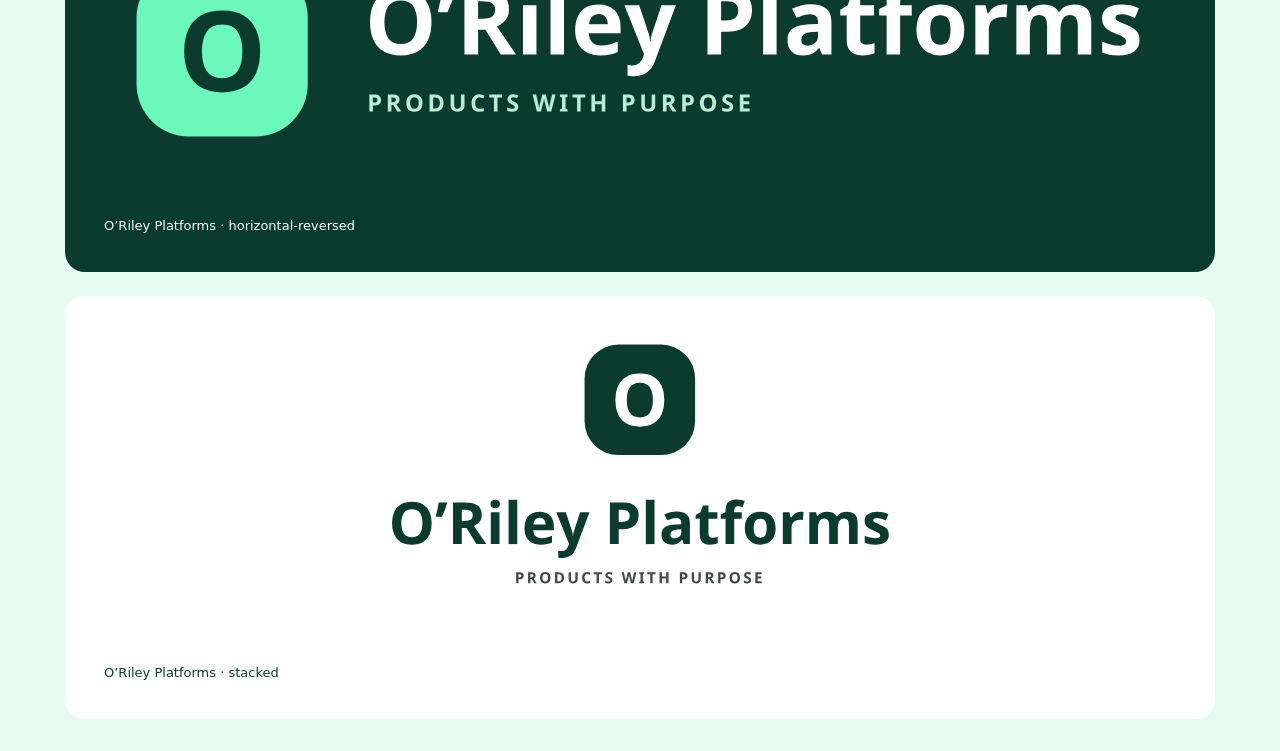
<file: brand/logo-taglines-v2/preview.html>
<!doctype html><html lang="en"><meta charset="utf-8"><meta name="viewport" content="width=device-width"><title>Website-aligned logos with taglines</title><style>body{font-family:system-ui;background:#e6fbf2;color:#0b3b2f;margin:32px}main{max-width:1150px;margin:auto}figure{padding:24px;border-radius:20px;margin:24px 0}.light{background:white}.dark{background:#0b3b2f;color:white}img{display:block;width:100%;max-height:330px}figcaption{font-size:13px;margin:15px}</style><main><h1>Flow and O’Riley · Tagline logos v2</h1><p>Exact website header taglines. O’Riley Foundation matches the website; O’Riley Platforms is the requested alternate name.</p><figure class="light"><img src="flow/flow-horizontal-tagline-v2.svg" alt="Flow — IDEAS IN MOTION"><figcaption>Flow · horizontal</figcaption></figure><figure class="dark"><img src="flow/flow-horizontal-reversed-tagline-v2.svg" alt="Flow — IDEAS IN MOTION"><figcaption>Flow · horizontal-reversed</figcaption></figure><figure class="light"><img src="flow/flow-stacked-tagline-v2.svg" alt="Flow — IDEAS IN MOTION"><figcaption>Flow · stacked</figcaption></figure><figure class="light"><img src="oriley-foundation/oriley-foundation-horizontal-tagline-v2.svg" alt="O’Riley Foundation — PRODUCTS WITH PURPOSE"><figcaption>O’Riley Foundation · horizontal</figcaption></figure><figure class="dark"><img src="oriley-foundation/oriley-foundation-horizontal-reversed-tagline-v2.svg" alt="O’Riley Foundation — PRODUCTS WITH PURPOSE"><figcaption>O’Riley Foundation · horizontal-reversed</figcaption></figure><figure class="light"><img src="oriley-foundation/oriley-foundation-stacked-tagline-v2.svg" alt="O’Riley Foundation — PRODUCTS WITH PURPOSE"><figcaption>O’Riley Foundation · stacked</figcaption></figure><figure class="light"><img src="oriley-platforms/oriley-platforms-horizontal-tagline-v2.svg" alt="O’Riley Platforms — PRODUCTS WITH PURPOSE"><figcaption>O’Riley Platforms · horizontal</figcaption></figure><figure class="dark"><img src="oriley-platforms/oriley-platforms-horizontal-reversed-tagline-v2.svg" alt="O’Riley Platforms — PRODUCTS WITH PURPOSE"><figcaption>O’Riley Platforms · horizontal-reversed</figcaption></figure><figure class="light"><img src="oriley-platforms/oriley-platforms-stacked-tagline-v2.svg" alt="O’Riley Platforms — PRODUCTS WITH PURPOSE"><figcaption>O’Riley Platforms · stacked</figcaption></figure></main></html>
</file>
<file: styles/site.css>
:root {
  color-scheme: light;
  --forest: #0b3b2f;
  --pine: #006c49;
  --emerald: #10b981;
  --mint-light: #6cf8bb;
  --mint: #e6fbf2;
  --canvas: #f7faf8;
  --white: #fff;
  --ink: #181c1b;
  --muted: #414945;
  --line: #d9e8e2;
  --content-width: 1160px;
  font-family: "Avenir Next", Avenir, "Segoe UI", system-ui, sans-serif;
  font-synthesis: none;
  text-rendering: optimizeLegibility;
  -webkit-font-smoothing: antialiased;
}

*, *::before, *::after { box-sizing: border-box; }
html { scroll-behavior: smooth; scroll-padding-top: 96px; }
body { min-width: 320px; margin: 0; background: var(--canvas); color: var(--ink); }
a { color: inherit; }
a:focus-visible, button:focus-visible { outline: 3px solid var(--emerald); outline-offset: 4px; }
button { font: inherit; }
.container { width: min(calc(100% - 48px), var(--content-width)); margin-inline: auto; }
.visually-hidden { position: absolute; overflow: hidden; width: 1px; height: 1px; clip: rect(0 0 0 0); white-space: nowrap; clip-path: inset(50%); }
.skip-link { position: absolute; z-index: 20; top: -60px; left: 16px; padding: 12px 16px; border-radius: 8px; background: var(--forest); color: var(--white); }
.skip-link:focus { top: 12px; }

.site-header { position: sticky; z-index: 10; top: 0; border-bottom: 1px solid rgb(217 232 226 / 80%); background: rgb(247 250 248 / 94%); backdrop-filter: blur(14px); }
.nav-shell { display: flex; min-height: 78px; align-items: center; justify-content: space-between; gap: 30px; }
.brand { display: inline-flex; align-items: center; gap: 12px; color: var(--forest); text-decoration: none; }
.brand-mark { display: grid; width: 42px; height: 42px; place-items: center; border-radius: 13px; background: var(--forest); color: var(--white); font-size: 20px; font-weight: 800; letter-spacing: -.07em; }
.brand-copy { display: grid; gap: 3px; }
.brand-name { font-size: 16px; font-weight: 760; letter-spacing: -.035em; }
.brand-caption { color: var(--muted); font-size: 8px; font-weight: 750; letter-spacing: .16em; }
.primary-nav { display: flex; align-items: center; gap: clamp(20px, 3vw, 38px); }
.primary-nav a { color: var(--muted); font-size: 13px; font-weight: 650; text-decoration: none; }
.primary-nav a:hover, .footer-link:hover { color: var(--pine); }
.primary-nav .nav-project-link { display: inline-flex; min-height: 42px; align-items: center; gap: 9px; border-radius: 999px; padding: 0 17px; background: var(--forest); color: var(--white); }
.primary-nav .nav-project-link:hover { background: var(--pine); color: var(--white); }
.menu-toggle { display: none; width: 42px; height: 42px; border: 1px solid var(--line); border-radius: 12px; background: var(--white); color: var(--forest); cursor: pointer; }
.menu-icon, .menu-icon::before, .menu-icon::after { display: block; width: 18px; height: 2px; border-radius: 2px; background: currentColor; content: ""; }
.menu-icon { position: relative; margin: auto; }
.menu-icon::before { position: absolute; top: -6px; }
.menu-icon::after { position: absolute; top: 6px; }

.hero { position: relative; overflow: hidden; min-height: 600px; padding: clamp(80px, 10vw, 132px) 0 104px; background: var(--mint); }
.hero::before, .hero::after { position: absolute; width: 520px; height: 520px; border: 1px solid rgb(11 59 47 / 8%); border-radius: 50%; content: ""; pointer-events: none; }
.hero::before { top: -335px; right: -100px; box-shadow: 0 0 0 48px rgb(11 59 47 / 3%), 0 0 0 96px rgb(11 59 47 / 2%); }
.hero::after { right: 38%; bottom: -450px; }
.hero-grid { position: relative; z-index: 1; display: grid; grid-template-columns: minmax(0, 1.1fr) minmax(310px, .75fr); align-items: center; gap: clamp(48px, 8vw, 112px); }
.hero-copy { max-width: 700px; }
.eyebrow { display: flex; align-items: center; gap: 9px; margin: 0 0 22px; color: var(--pine); font-size: 10px; font-weight: 800; letter-spacing: .15em; text-transform: uppercase; }
.status-dot { width: 8px; height: 8px; flex: 0 0 8px; border-radius: 50%; background: var(--emerald); }
h1, h2, h3, p { overflow-wrap: anywhere; }
h1 { margin: 0; color: var(--forest); font-size: clamp(48px, 6.8vw, 82px); font-weight: 760; line-height: .99; letter-spacing: -.065em; }
h1 span { color: var(--pine); }
.lede { max-width: 610px; margin: 25px 0 0; color: #364640; font-size: clamp(16px, 1.7vw, 19px); line-height: 1.7; }
.hero-actions { display: flex; flex-wrap: wrap; gap: 11px; margin-top: 29px; }
.button { display: inline-flex; min-height: 46px; align-items: center; justify-content: center; gap: 10px; border: 1px solid var(--forest); border-radius: 999px; padding: 0 18px; font-size: 13px; font-weight: 700; text-decoration: none; transition: transform .16s ease, background-color .16s ease; }
.button:hover { transform: translateY(-1px); }
.button.primary { background: var(--forest); color: var(--white); }
.button.primary:hover { background: var(--pine); }
.button.secondary { border-color: #b8d2c5; background: rgb(255 255 255 / 62%); color: var(--forest); }
.button.secondary:hover { background: var(--white); }
.hero-footnote { max-width: 560px; margin: 25px 0 0; color: #53615b; font-size: 12px; line-height: 1.6; }
.hero-index { position: absolute; right: 24px; bottom: 22px; color: rgb(11 59 47 / 48%); font-size: 9px; font-weight: 800; letter-spacing: .17em; }

.hero-panel { max-width: 430px; justify-self: end; padding: 24px; border: 1px solid rgb(11 59 47 / 9%); border-radius: 24px; background: var(--white); box-shadow: 0 24px 70px rgb(11 59 47 / 10%); }
.panel-topline, .platform-card-top { display: flex; align-items: center; justify-content: space-between; gap: 12px; }
.panel-label { color: var(--forest); font-size: 12px; font-weight: 750; }
.panel-index { color: #829088; font-size: 9px; font-weight: 700; letter-spacing: .1em; }
.relationship-mark { display: grid; grid-template-columns: 1fr 42px 1fr; align-items: center; margin: 37px 0 24px; }
.foundation-node, .flow-node { display: flex; min-height: 74px; align-items: center; justify-content: center; border: 1px solid var(--line); border-radius: 17px; color: var(--forest); text-align: center; }
.foundation-node { padding: 10px; font-size: 13px; font-weight: 750; line-height: 1.4; }
.flow-node { gap: 8px; border-color: transparent; background: var(--forest); color: var(--white); font-size: 15px; font-weight: 750; }
.flow-mark { display: grid; width: 26px; height: 26px; place-items: center; border-radius: 8px; background: var(--mint-light); color: var(--forest); font-size: 14px; font-weight: 850; }
.relationship-line { height: 1px; background: var(--emerald); }
.panel-caption { margin: 0; color: var(--muted); font-size: 13px; line-height: 1.6; }
.panel-divider { height: 1px; margin: 20px 0 14px; background: var(--line); }
.panel-status { display: flex; align-items: center; gap: 9px; color: var(--pine); font-size: 10px; font-weight: 700; }

.section { padding: clamp(70px, 9vw, 110px) 0; }
.section-white { background: var(--white); }
.section-heading { display: grid; grid-template-columns: minmax(0, .9fr) minmax(280px, .65fr); align-items: end; gap: 34px; margin-bottom: 36px; }
.section-heading .eyebrow { margin-bottom: 14px; }
h2 { max-width: 690px; margin: 0; color: var(--forest); font-size: clamp(34px, 5vw, 54px); font-weight: 740; line-height: 1.05; letter-spacing: -.055em; }
.section-summary { max-width: 540px; margin: 0; color: var(--muted); font-size: 14px; line-height: 1.75; }
.platform-grid { display: grid; grid-template-columns: repeat(3, minmax(0, 1fr)); gap: 14px; }
.platform-card { position: relative; min-height: 245px; padding: 22px; border: 1px solid var(--line); border-radius: 18px; background: var(--canvas); }
.platform-mark { display: grid; width: 42px; height: 42px; place-items: center; border-radius: 13px; background: var(--forest); color: var(--white); font-size: 15px; font-weight: 800; }
.status-tag { border-radius: 999px; padding: 7px 10px; background: var(--mint); color: var(--pine); font-size: 9px; font-weight: 800; letter-spacing: .08em; text-transform: uppercase; }
.card-number { position: absolute; top: 23px; right: 22px; color: #a2afa8; font-size: 10px; font-weight: 750; letter-spacing: .1em; }
.platform-card h3 { margin: 30px 0 9px; color: var(--forest); font-size: 20px; letter-spacing: -.035em; }
.platform-card p, .principle-card p { margin: 0; color: var(--muted); font-size: 13px; line-height: 1.7; }
.portfolio-link-row { display: flex; align-items: center; justify-content: space-between; gap: 20px; margin-top: 17px; padding: 17px 2px 0; border-top: 1px solid var(--line); }
.portfolio-link-row p { margin: 0; color: var(--muted); font-size: 12px; line-height: 1.6; }
.text-link { display: inline-flex; align-items: center; gap: 9px; color: var(--pine); font-size: 12px; font-weight: 750; text-decoration: none; white-space: nowrap; }
.text-link:hover { text-decoration: underline; text-underline-offset: 4px; }
.reality-note { display: grid; grid-template-columns: 155px 1fr; gap: 20px; margin: 25px 0 0; padding: 20px; border-radius: 16px; background: var(--forest); color: rgb(255 255 255 / 83%); font-size: 12px; line-height: 1.7; }
.reality-note strong { color: var(--mint-light); font-size: 12px; }

.principles-grid { display: grid; grid-template-columns: repeat(3, minmax(0, 1fr)); gap: 14px; }
.principle-card { min-height: 205px; padding: 22px; border: 1px solid var(--line); border-radius: 18px; background: var(--white); }
.principle-number { color: var(--pine); font-size: 10px; font-weight: 850; letter-spacing: .15em; }
.principle-card h3 { margin: 24px 0 9px; color: var(--forest); font-size: 18px; letter-spacing: -.03em; }

.closing-section { padding: 0 0 72px; }
.closing-panel { display: grid; grid-template-columns: 1fr .72fr; align-items: end; gap: 50px; padding: clamp(28px, 5vw, 54px); border-radius: 24px; background: var(--forest); }
.eyebrow-light { color: var(--mint-light); }
.closing-panel h2 { color: var(--white); }
.closing-copy p { margin: 0 0 21px; color: rgb(255 255 255 / 78%); font-size: 14px; line-height: 1.75; }
.closing-copy .text-link { color: var(--mint-light); }
.site-footer { border-top: 1px solid var(--line); background: var(--white); }
.footer-main { display: grid; grid-template-columns: 1fr 1fr auto; align-items: center; gap: 28px; padding-top: 31px; padding-bottom: 25px; }
.footer-statement { max-width: 310px; margin: 0; color: var(--muted); font-size: 12px; line-height: 1.6; }
.footer-link { color: var(--pine); font-size: 12px; font-weight: 750; text-decoration: none; }
.footer-meta { display: flex; justify-content: space-between; gap: 20px; border-top: 1px solid var(--line); padding-top: 15px; padding-bottom: 18px; color: #6b7771; font-size: 10px; }
.noscript { margin: 20px auto; width: min(calc(100% - 48px), var(--content-width)); color: var(--muted); font-size: 13px; }

@media (max-width: 780px) {
  .hero { min-height: 0; }
  .hero-grid { grid-template-columns: 1fr; gap: 44px; }
  .hero-panel { width: min(100%, 500px); justify-self: start; }
  .section-heading { grid-template-columns: 1fr; gap: 16px; }
  .reality-note { grid-template-columns: 1fr; gap: 6px; }
  .closing-panel { grid-template-columns: 1fr; gap: 28px; }
}
@media (max-width: 720px) {
  .container { width: min(calc(100% - 36px), var(--content-width)); }
  .nav-shell { min-height: 70px; }
  .brand-name { font-size: 14px; }
  .brand-mark { width: 38px; height: 38px; }
  .menu-toggle { display: block; }
  .primary-nav { position: absolute; top: calc(100% + 1px); right: 0; left: 0; display: none; align-items: stretch; gap: 0; border-bottom: 1px solid var(--line); padding: 8px 18px 16px; background: var(--canvas); box-shadow: 0 12px 20px rgb(11 59 47 / 5%); }
  .primary-nav.is-open { display: grid; }
  .primary-nav a { padding: 14px 10px; }
  .primary-nav .nav-project-link { justify-content: center; margin-top: 5px; }
  .hero { padding: 68px 0 70px; }
  h1 { font-size: clamp(43px, 13vw, 64px); }
  .hero-actions { align-items: stretch; flex-direction: column; }
  .hero-actions .button { width: 100%; }
  .platform-grid, .principles-grid { grid-template-columns: 1fr; }
  .platform-card, .principle-card { min-height: 0; }
  .platform-card h3 { margin-top: 22px; }
  .portfolio-link-row, .footer-meta { align-items: flex-start; flex-direction: column; }
  .footer-main { grid-template-columns: 1fr; gap: 16px; }
}
@media (prefers-reduced-motion: reduce) {
  *, *::before, *::after { scroll-behavior: auto !important; transition-duration: .01ms !important; }
}

/* Public Flow documentation */
.primary-nav a[aria-current="page"] { color: var(--pine); text-decoration: underline; text-underline-offset: 6px; }
.portfolio-link-row { flex-wrap: wrap; }
.docs-layout { display: grid; grid-template-columns: 210px minmax(0, 1fr); gap: clamp(36px, 6vw, 80px); align-items: start; }
.docs-sidebar { position: sticky; top: 32px; padding: 38px 0; }
.docs-product { display: grid; gap: 5px; color: var(--forest); font-size: 25px; font-weight: 800; text-decoration: none; letter-spacing: -.04em; }
.docs-product span { color: var(--muted); font-size: 12px; font-weight: 500; letter-spacing: 0; }
.docs-nav-label { color: var(--muted); font-size: 9px; font-weight: 750; letter-spacing: .12em; }
.docs-sidebar .docs-nav-label { margin-top: 36px; }
.docs-sidebar nav { display: grid; gap: 5px; border-left: 1px solid var(--line); }
.docs-sidebar nav a { padding: 10px 14px; color: var(--muted); font-size: 13px; text-decoration: none; }
.docs-sidebar nav a:hover { background: var(--mint); color: var(--pine); }
.docs-source { display: block; margin-top: 30px; color: var(--pine); font-size: 12px; line-height: 1.6; }
.docs-content { min-width: 0; padding: 38px 0 72px; }
.docs-breadcrumb { margin-bottom: 44px; color: var(--muted); font-size: 11px; }
.docs-breadcrumb a { color: var(--pine); text-decoration: none; }
.docs-intro h1 { font-size: clamp(40px, 5vw, 64px); line-height: 1.05; }
.docs-meta { display: flex; flex-wrap: wrap; align-items: center; gap: 14px; margin: 25px 0; color: var(--muted); font-size: 11px; }
.docs-content p, .docs-content li { color: var(--muted); font-size: 14px; line-height: 1.85; }
.docs-content .lede { font-size: 18px; }
.docs-content a:not(.docs-guide):not(.docs-breadcrumb a) { color: var(--pine); text-underline-offset: 3px; }
.docs-callout { margin: 25px 0; border-left: 3px solid var(--pine); border-radius: 0 12px 12px 0; padding: 19px 22px; background: var(--mint); }
.docs-callout strong { color: var(--forest); font-size: 13px; }
.docs-callout p { margin: 6px 0 0; font-size: 13px; }
.docs-section { margin-top: 52px; border-top: 1px solid var(--line); padding-top: 36px; scroll-margin-top: 30px; }
.docs-section .eyebrow { margin-bottom: 15px; }
.docs-section h2 { font-size: clamp(28px, 3.4vw, 39px); line-height: 1.15; }
.docs-content h3 { color: var(--forest); font-size: 17px; line-height: 1.4; letter-spacing: -.02em; }
.docs-table-wrap { margin-top: 24px; overflow-x: auto; border: 1px solid var(--line); border-radius: 12px; background: var(--white); }
.docs-content table { width: 100%; border-collapse: collapse; font-size: 12px; line-height: 1.7; }
.docs-content caption { padding: 14px 16px; color: var(--muted); text-align: left; font-size: 11px; }
.docs-content th, .docs-content td { padding: 15px 16px; border-top: 1px solid var(--line); text-align: left; vertical-align: top; }
.docs-content thead { background: var(--mint); color: var(--forest); }
.docs-content tbody th { color: var(--forest); }
.docs-content td { color: var(--muted); }
.docs-start-grid, .docs-boundaries, .docs-guide-grid { display: grid; grid-template-columns: repeat(2, minmax(0, 1fr)); gap: 14px; margin: 24px 0; }
.docs-start-grid article, .docs-boundaries article, .docs-guide { padding: 21px; border: 1px solid var(--line); border-radius: 14px; background: var(--white); }
.docs-start-grid h3, .docs-guide h3 { margin: 0; }
.docs-start-grid p, .docs-boundaries p, .docs-guide p { font-size: 13px; }
.docs-start-grid a, .docs-end a { font-size: 12px; font-weight: 700; }
.docs-content pre { overflow-x: auto; padding: 22px; border-radius: 12px; background: var(--forest); color: var(--mint-light); font-size: 13px; line-height: 1.9; }
.docs-content ul { padding-left: 22px; }
.docs-content li { margin-bottom: 10px; }
.docs-guide { text-decoration: none; }
.docs-guide:hover { border-color: var(--pine); background: var(--mint); }
.docs-guide h3 { display: flex; justify-content: space-between; gap: 10px; font-size: 14px; }
.docs-guide p { margin: 9px 0 0; }
.docs-end { margin-top: 45px; padding-top: 20px; border-top: 1px solid var(--line); }
@media (max-width: 780px) {
  .docs-layout { grid-template-columns: 1fr; gap: 0; }
  .docs-sidebar { position: static; padding: 25px 0; border-bottom: 1px solid var(--line); }
  .docs-sidebar nav { display: flex; flex-wrap: wrap; border: 0; }
  .docs-sidebar nav a { padding: 9px 12px 9px 0; }
  .docs-sidebar .docs-nav-label { margin-top: 20px; }
  .docs-source { margin-top: 12px; }
  .docs-content { padding-top: 25px; }
  .docs-breadcrumb { margin-bottom: 30px; }
}
@media (max-width: 480px) {
  .docs-start-grid, .docs-boundaries, .docs-guide-grid { grid-template-columns: 1fr; }
  .docs-content th, .docs-content td { padding: 10px; font-size: 11px; }
}

/* Foundation portfolio */
.portfolio-panel-title { margin: 30px 0 20px; font-size: clamp(30px, 3.3vw, 42px); line-height: 1.1; }
.portfolio-feature { display: flex; align-items: center; gap: 12px; color: var(--forest); text-decoration: none; }
.portfolio-feature > span:nth-child(2) { display: grid; gap: 5px; flex: 1; }
.portfolio-feature strong { font-size: 15px; }
.portfolio-feature span span { color: var(--muted); font-size: 10px; line-height: 1.5; }
.portfolio-feature:hover strong { text-decoration: underline; text-underline-offset: 4px; }
.project-overview-grid { display: grid; grid-template-columns: repeat(2, minmax(0, 1fr)); gap: 18px; }
.project-overview-card { padding: clamp(24px, 4vw, 36px); border: 1px solid var(--line); border-radius: 20px; background: var(--white); }
.project-overview-card h3 { margin: 0 0 16px; color: var(--forest); font-size: 30px; letter-spacing: -.04em; }
.project-overview-card p:not(.eyebrow) { color: var(--muted); font-size: 14px; line-height: 1.8; }
.project-overview-card .text-link { margin-top: 12px; }
.project-future { background: var(--mint); }
.project-overview-card .project-note { margin-top: 25px; font-size: 11px !important; }
@media (max-width: 620px) { .project-overview-grid { grid-template-columns: 1fr; } }

/* Flow feature showcase: local, illustrative UI; no embedded application. */
.flow-showcase { padding: 35px 26px 20px; border: 1px solid var(--line); border-radius: 24px; background: linear-gradient(145deg, #eef9f1, #e2f4eb 55%, #f9f7ee); }
.showcase-grid { display: grid; grid-template-columns: minmax(0, 1fr) minmax(0, 292px); align-items: center; gap: 30px; }
.docs-content .showcase-copy h2 { font-size: clamp(29px, 3.4vw, 42px); line-height: 1.1; }
.docs-content .showcase-copy > p { font-size: 13px; }
.showcase-preview-label { display: inline-block; padding: 8px 10px; border: 1px solid #aecdbd; border-radius: 7px; color: var(--forest); font-size: 10px; line-height: 1.5; }
.showcase-caption { min-height: 164px; margin-top: 32px; }
.showcase-index { color: var(--pine); font-size: 10px; letter-spacing: .14em; font-weight: 750; }
.showcase-caption h3 { margin: 12px 0 6px; }
.docs-content .showcase-caption p { font-size: 12px; line-height: 1.7; margin: 0; }
.showcase-controls { display: flex; align-items: center; gap: 12px; }
.showcase-controls[hidden], .showcase-play[hidden] { display: none; }
.showcase-arrow { display: grid; width: 38px; height: 38px; place-items: center; border: 1px solid #aecdbd; border-radius: 50%; background: #fff9; color: var(--forest); cursor: pointer; }
.showcase-dots { display: flex; gap: 0; }
.showcase-dot { display: grid; place-items: center; width: 25px; height: 38px; padding: 0; border: 0; background: transparent; cursor: pointer; }
.showcase-dot span { width: 6px; height: 6px; border-radius: 8px; background: #819e8e; transition: width .2s; }
.showcase-dot[aria-pressed="true"] span { width: 18px; background: var(--forest); }
.showcase-play { margin-top: 12px; border: 0; padding: 8px 0; background: none; color: var(--forest); font-size: 11px; text-decoration: underline; text-underline-offset: 3px; cursor: pointer; }
.docs-content .showcase-hint { margin-top: 12px; font-size: 10px; }
.phone-stage { min-width: 0; width: 100%; max-width: 292px; justify-self: center; }
.phone-device { overflow: hidden; border-radius: 38px; background: #f8fbf7; box-shadow: 0 0 0 1px #b0c4b8, 0 25px 45px -15px #0b3b2f45, 10px 8px 0 -7px #617a6d; }
.phone-carousel { display: flex; width: 100%; overflow-x: auto; scroll-snap-type: x mandatory; scrollbar-width: none; overscroll-behavior-x: contain; border-radius: inherit; }
.phone-carousel::-webkit-scrollbar { display: none; }
.phone-carousel:focus-visible { outline-offset: -5px; }
.phone-slide { position: relative; flex: 0 0 100%; width: 100%; min-width: 0; min-height: 586px; padding: 26px 19px 74px; scroll-snap-align: start; scroll-snap-stop: always; background: #f8fbf7; color: var(--forest); }
.app-topbar { display: flex; align-items: center; justify-content: space-between; margin-bottom: 25px; }
.app-wordmark { display: flex; align-items: center; gap: 6px; font-size: 22px; letter-spacing: -.07em; font-weight: 800; }
.app-wordmark > span { display: grid; place-items: center; width: 24px; height: 26px; border-radius: 8px; background: var(--forest); color: var(--mint-light); font-size: 17px; }
.app-demo-tag { padding: 5px 7px; border-radius: 6px; background: #e5eee6; color: var(--pine); font-size: 8px; letter-spacing: .1em; font-weight: 700; }
.app-greeting > span, .app-mini-label { font-size: 7px; font-weight: 800; letter-spacing: .12em; }
.docs-content .app-greeting h3 { margin: 10px 0 8px; font-size: 31px; line-height: 1.05; letter-spacing: -.055em; }
.docs-content .app-greeting p { margin: 0 0 20px; font-size: 10px; line-height: 1.5; }
.app-feature { position: relative; overflow: hidden; display: grid; gap: 17px; min-height: 135px; padding: 19px; border-radius: 20px; background: var(--forest); color: var(--mint-light); }
.app-feature > strong { position: relative; z-index: 1; color: white; font-size: 22px; line-height: 1.13; letter-spacing: -.04em; }
.app-orbit { position: absolute; right: -8px; bottom: -28px; font-size: 136px; line-height: 1; color: #6cf8bb66; }
.app-section-label { display: flex; justify-content: space-between; margin: 20px 0 11px; font-size: 11px; font-weight: 750; }
.app-quick-grid { display: grid; grid-template-columns: 1fr 1fr; gap: 9px; }
.app-quick-grid > div { display: grid; gap: 6px; border-radius: 14px; padding: 13px; background: #e9f1e8; }
.app-quick-grid > div:nth-child(2) { background: #f2e9dc; }
.app-quick-grid > div > span { font-size: 24px; }
.app-quick-grid strong { font-size: 11px; }
.phone-slide small { color: #53655a; font-size: 9px; line-height: 1.5; }
.app-note { display: flex; gap: 10px; align-items: center; margin-top: 17px; }
.app-note > span { font-size: 23px; }
.app-note > div { display: grid; gap: 3px; }
.app-note strong { font-size: 10px; }
.app-bottom-nav { position: absolute; bottom: 14px; left: 15px; right: 15px; display: flex; justify-content: space-around; border-top: 1px solid #dce6dd; padding-top: 12px; }
.app-bottom-nav > span { display: grid; justify-items: center; gap: 3px; color: #54675a; font-size: 7px; }
.app-bottom-nav > span > span { font-size: 20px; line-height: 1; }
.app-bottom-nav .app-nav-active { color: var(--pine); font-weight: 800; }
.app-pills { display: flex; gap: 6px; margin-bottom: 16px; }
.app-pills > span, .app-interest-tags span { padding: 7px 10px; border: 1px solid #d1e1d2; border-radius: 20px; font-size: 8px; }
.app-pills > span:first-child { color: white; background: var(--forest); }
.app-community-card { padding: 13px; background: white; border: 1px solid #dce6dd; border-radius: 18px; }
.app-person { display: flex; align-items: center; gap: 8px; margin-bottom: 12px; }
.app-avatar { display: grid; place-items: center; width: 29px; height: 29px; background: var(--mint); border-radius: 50%; font-size: 12px; }
.app-person > div { display: grid; gap: 2px; flex: 1; }
.app-person strong, .app-community-card > strong { font-size: 10px; }
.app-landscape { position: relative; overflow: hidden; height: 110px; margin-bottom: 12px; border-radius: 11px; background: #e3edc5; }
.app-landscape span { position: absolute; top: 17px; left: 34px; width: 38px; height: 38px; border-radius: 50%; background: #f5b988; }
.app-landscape i, .app-landscape b { position: absolute; width: 180px; height: 100px; border-radius: 50%; bottom: -30px; left: -20px; background: #6d9b72; transform: rotate(-20deg); }
.app-landscape b { left: 85px; bottom: -45px; background: #1d5f46; }
.docs-content .app-community-card p { font-size: 9px; line-height: 1.6; margin: 7px 0; }
.app-search { display: flex; gap: 9px; align-items: center; padding: 12px; border-radius: 12px; background: white; border: 1px solid #dce6dd; color: #53655a; font-size: 10px; }
.app-products { display: grid; grid-template-columns: 1fr 1fr; gap: 10px; }
.app-products > div { min-width: 0; display: grid; gap: 6px; }
.app-product-art { display: grid; place-items: center; height: 120px; border-radius: 15px; background: #e0e9db; color: #59755b; }
.app-product-peach { background: #f1e2d4; color: #8e6046; }
.app-product-art svg { width: 85px; height: 85px; }
.app-products strong { font-size: 10px; }
.app-item-tag { justify-self: start; padding: 4px 6px; border-radius: 5px; background: #e4eee5; font-size: 7px; color: var(--pine); }
.app-draft { display: flex; align-items: center; gap: 9px; margin-top: 22px; padding: 15px 11px; border-radius: 14px; background: var(--mint); }
.app-draft > div { display: grid; flex: 1; gap: 3px; }
.app-draft strong { font-size: 10px; }
.app-profile { display: grid; justify-items: center; gap: 8px; padding: 18px 8px; background: #ecf3e8; border-radius: 20px; }
.app-profile-avatar { display: grid; place-items: center; width: 64px; height: 64px; margin-bottom: 3px; border-radius: 23px; background: var(--forest); color: var(--mint-light); font-size: 31px; font-weight: 800; }
.app-profile > strong { font-size: 17px; }
.app-interest-tags { display: flex; gap: 5px; margin-top: 6px; }
.app-interest-tags span { padding: 5px 8px; font-size: 7px; background: #fff8; }
.app-preferences { margin-top: 15px; }
.app-preferences > div { display: flex; align-items: center; gap: 11px; padding: 12px 2px; border-bottom: 1px solid #dce6dd; font-size: 16px; }
.app-preferences strong { flex: 1; font-size: 10px; font-weight: 600; }
.docs-content .phone-footnote { margin: 17px 0 0; text-align: center; font-size: 9px; }
.docs-content .showcase-disclaimer { margin: 23px 0 0; border-top: 1px solid #c9decf; padding-top: 15px; font-size: 10px; line-height: 1.8; }
@media (max-width: 1080px) and (min-width: 781px), (max-width: 600px) {
 .showcase-grid { grid-template-columns: 1fr; gap: 25px; }
 .showcase-caption { min-height: 0; margin-top: 22px; margin-bottom: 18px; }
 .flow-showcase { padding: 26px 18px 18px; }
}
@media (prefers-reduced-motion: reduce) { .showcase-dot span { transition: none; } }

.showcase-demo-actions { display: grid; justify-items: start; gap: 12px; margin-top: 22px; }
.showcase-demo-actions .button[hidden], .phone-live-demo[hidden], .phone-carousel[hidden] { display: none; }
.showcase-demo-actions a { font-size: 11px; line-height: 1.6; }
.phone-live-demo { display: block; width: 100%; height: 640px; border: 0; background: var(--canvas); }
.showcase-grid { grid-template-columns: minmax(0, 1fr) minmax(0, 320px); }
.phone-stage { max-width: 320px; }
@media (max-width: 1080px) and (min-width: 781px), (max-width: 600px) { .showcase-grid { grid-template-columns: 1fr; } }
</file>
<file: demo/flow-demo.css>
:root {
  color-scheme: light;
  --flow-forest: #0b3b2f;
  --flow-pine: #006c49;
  --flow-emerald: #10b981;
  --flow-mint: #e6fbf2;
  --flow-canvas: #f7faf8;
  --flow-ink: #181c1b;
  --flow-muted: #414945;
  --flow-line: #d9e8e2;
  --flow-white: #fff;
  --flow-error: #a61b1b;
  font-family: Inter, ui-sans-serif, system-ui, -apple-system, BlinkMacSystemFont, "Segoe UI", sans-serif;
  font-synthesis: none;
  text-rendering: optimizeLegibility;
  -webkit-font-smoothing: antialiased;
  -moz-osx-font-smoothing: grayscale;
}

* { box-sizing: border-box; }

body {
  min-width: 320px;
  min-height: 100vh;
  margin: 0;
  background: var(--flow-canvas);
  color: var(--flow-ink);
}

a { color: var(--flow-pine); }
button, input, textarea, select { font: inherit; }
button { cursor: pointer; }

.app-shell {
  width: min(100% - 40px, 1120px);
  min-height: 100vh;
  margin: 0 auto;
  padding: 24px 0 40px;
}

.topbar, .account-bar, .section-heading, .app-nav, .hero-actions, .draft-actions {
  display: flex;
  align-items: center;
  justify-content: space-between;
  gap: 16px;
}

.topbar { min-height: 54px; }
.app-nav { justify-content: flex-start; gap: 7px; }
.app-nav a { border-radius: 999px; padding: 10px 13px; color: var(--flow-muted); font-size: 13px; font-weight: 650; text-decoration: none; }
.app-nav a:hover { background: var(--flow-mint); color: var(--flow-forest); }
.brand-lockup { display: flex; align-items: center; gap: 11px; color: var(--flow-forest); text-decoration: none; }
.brand-mark { display: grid; width: 40px; height: 40px; place-items: center; border-radius: 13px; background: var(--flow-forest); color: #fff; font-size: 21px; font-weight: 800; }
.brand-copy { display: grid; gap: 1px; }
.brand-name { font-size: 19px; font-weight: 800; letter-spacing: -.04em; }
.brand-tagline { color: var(--flow-muted); font-size: 9px; font-weight: 700; letter-spacing: .14em; }

.badge, .eyebrow, .listing-status, .section-kicker {
  display: inline-flex;
  align-items: center;
  gap: 8px;
  width: fit-content;
  border-radius: 999px;
  font-size: 11px;
  font-weight: 750;
  letter-spacing: .12em;
  text-transform: uppercase;
}

.badge { border: 1px solid var(--flow-line); padding: 8px 12px; background: var(--flow-white); color: var(--flow-pine); letter-spacing: .06em; white-space: nowrap; }
.badge::before { width: 7px; height: 7px; border-radius: 50%; background: var(--flow-emerald); content: ""; }

.hero {
  display: grid;
  grid-template-columns: minmax(0, 1.3fr) minmax(220px, .7fr);
  align-items: center;
  gap: clamp(28px, 5vw, 64px);
  margin: 46px 0 28px;
  padding: clamp(26px, 5vw, 58px);
  border-radius: 28px;
  background: var(--flow-forest);
  color: white;
}

.hero-copy { max-width: 690px; }
.hero-aside { border: 1px solid rgb(255 255 255 / 20%); border-radius: 20px; padding: 20px; background: rgb(255 255 255 / 5%); }
.aside-mark { display: grid; width: 34px; height: 34px; place-items: center; border-radius: 11px; background: #6cf8bb; color: var(--flow-forest); font-weight: 850; }
.aside-label { margin: 23px 0 8px; color: #a2d0bf; font-size: 11px; font-weight: 750; letter-spacing: .08em; text-transform: uppercase; }
.aside-title { margin: 0; font-size: 23px; font-weight: 730; line-height: 1.16; letter-spacing: -.04em; }
.aside-copy { margin: 12px 0 0; color: rgb(255 255 255 / 76%); font-size: 13px; line-height: 1.6; }
.aside-list { display: grid; gap: 9px; margin: 18px 0 0; padding: 0; list-style: none; color: #e7fff3; font-size: 13px; }
.aside-list li { display: flex; align-items: center; gap: 10px; }
.aside-list li::before { width: 22px; height: 1px; background: #6cf8bb; content: ""; }
.eyebrow { margin: 0 0 19px; color: #a2d0bf; }
h1, h2, h3, p { overflow-wrap: anywhere; }
h1 { max-width: 700px; margin: 0; font-size: clamp(42px, 7vw, 78px); font-weight: 760; line-height: .99; letter-spacing: -.065em; }
.copy { max-width: 590px; margin: 23px 0 0; color: rgb(255 255 255 / 82%); font-size: clamp(16px, 2vw, 19px); line-height: 1.65; }
.hero-note { display: inline-flex; margin-top: 24px; border: 1px solid rgb(255 255 255 / 24%); border-radius: 999px; padding: 9px 13px; color: #e7fff3; font-size: 12px; }
.hero-actions { flex-wrap: wrap; justify-content: flex-start; margin-top: 24px; }
.hero-link { display: inline-flex; gap: 9px; align-items: center; min-height: 42px; border-radius: 999px; padding: 0 15px; background: #6cf8bb; color: var(--flow-forest); font-size: 13px; font-weight: 750; text-decoration: none; }
.hero-link-secondary { border: 1px solid rgb(255 255 255 / 30%); background: transparent; color: white; }

.notice { margin: 16px 0; border: 1px solid var(--flow-line); border-radius: 14px; padding: 13px 16px; background: var(--flow-mint); color: var(--flow-forest); line-height: 1.5; }
.notice[role="alert"] { border-color: #efc9c4; background: #fff4f2; color: var(--flow-error); }
.section-kicker { margin: 0 0 8px; color: var(--flow-pine); font-size: 10px; letter-spacing: .13em; }

.story-section, .platform-section { margin-top: 58px; }
.story-heading { display: grid; grid-template-columns: minmax(220px, .9fr) minmax(0, 1.1fr); gap: 32px; align-items: end; margin-bottom: 20px; }
.story-heading h2, .platform-section h2 { max-width: 480px; margin: 0; color: var(--flow-forest); font-size: clamp(25px, 3.5vw, 40px); line-height: 1.08; letter-spacing: -.05em; }
.story-heading > p { max-width: 600px; margin: 0; color: var(--flow-muted); font-size: 15px; line-height: 1.7; }
.story-grid, .platform-grid { display: grid; grid-template-columns: repeat(3, minmax(0, 1fr)); gap: 14px; }
.story-grid article, .platform-grid article { min-width: 0; border: 1px solid var(--flow-line); border-radius: 18px; padding: 20px; background: var(--flow-white); }
.story-grid article > span { display: grid; width: 34px; height: 34px; place-items: center; border-radius: 11px; background: var(--flow-mint); color: var(--flow-pine); font-size: 18px; }
.story-grid h3, .platform-grid h3 { margin: 17px 0 7px; color: var(--flow-forest); font-size: 17px; letter-spacing: -.025em; }
.story-grid p, .platform-grid p { margin: 0; color: var(--flow-muted); font-size: 13px; line-height: 1.65; }
.platform-section .section-heading h2 { font-size: clamp(25px, 3.5vw, 40px); }
.platform-grid { margin-top: 18px; }
.platform-grid article > span { color: var(--flow-pine); font-size: 10px; font-weight: 750; letter-spacing: .1em; text-transform: uppercase; }
.platform-grid h3 { margin-top: 13px; }

.auth-area { margin: 26px 0 30px; }
.auth-grid { display: grid; grid-template-columns: repeat(2, minmax(0, 1fr)); gap: 16px; }
.card, .listing-card, .account-bar {
  border: 1px solid var(--flow-line);
  border-radius: 19px;
  background: var(--flow-white);
  box-shadow: 0 8px 24px rgb(11 59 47 / 4%);
}
.card { padding: clamp(18px, 3vw, 25px); }
.card h2, .listing-section h2, .workspace-section h2, .account-section h2 { margin: 0 0 18px; color: var(--flow-forest); font-size: 24px; letter-spacing: -.04em; }
.form-stack { display: grid; gap: 14px; }
label { display: grid; gap: 7px; color: var(--flow-muted); font-size: 13px; font-weight: 650; }
input, textarea, select { width: 100%; min-width: 0; border: 1px solid #b9c9c1; border-radius: 11px; padding: 12px 13px; background: #fff; color: var(--flow-ink); }
textarea { min-height: 112px; resize: vertical; }
input:focus-visible, textarea:focus-visible, select:focus-visible, button:focus-visible, a:focus-visible { outline: 3px solid var(--flow-emerald); outline-offset: 3px; }
button { min-height: 46px; border: 0; border-radius: 12px; padding: 11px 17px; background: var(--flow-forest); color: #fff; font-weight: 750; transition: background-color .16s ease, transform .16s ease; }
button:hover { transform: translateY(-1px); background: var(--flow-pine); }
.button-secondary { border: 1px solid var(--flow-line); background: var(--flow-white); color: var(--flow-forest); }
.button-secondary:hover { background: var(--flow-mint); }
.hint, .footer, .section-heading span { color: var(--flow-muted); font-size: 13px; line-height: 1.55; }
.hint { margin: 0; }
.account-bar { margin: 0 0 24px; padding: 14px 18px; }
.account-bar p { margin: 0; color: var(--flow-muted); overflow-wrap: anywhere; }
.account-bar strong { color: var(--flow-forest); }
.listing-section { margin-top: 32px; }
.section-heading { margin-bottom: 14px; }
.section-heading h2 { margin: 0; }
.listing-list { display: grid; grid-template-columns: repeat(auto-fit, minmax(min(100%, 255px), 1fr)); gap: 14px; margin: 0; padding: 0; list-style: none; }
.listing-card { min-width: 0; padding: 19px; }
.listing-status { margin-bottom: 10px; color: var(--flow-pine); font-size: 10px; letter-spacing: .08em; }
.listing-card h3 { margin: 0 0 8px; color: var(--flow-forest); font-size: 17px; letter-spacing: -.025em; }
.listing-card p { margin: 0; color: var(--flow-muted); font-size: 14px; line-height: 1.6; white-space: pre-wrap; }
.listing-card time { display: block; margin-top: 15px; color: var(--flow-muted); font-size: 11px; }
.search-label { display: block; max-width: 420px; margin-bottom: 17px; }
.listing-section, .workspace-section, .account-section, .report-section { scroll-margin-top: 24px; }
.workspace-section, .account-section, .report-section { margin-top: 54px; }
.seller-layout { display: grid; grid-template-columns: minmax(270px, .8fr) minmax(0, 1.2fr); gap: 18px; align-items: start; }
.draft-workspace { min-width: 0; }
.draft-list { display: grid; gap: 12px; margin: 0; padding: 0; list-style: none; }
.draft-card, .empty-card, .access-card { border: 1px solid var(--flow-line); border-radius: 18px; padding: 18px; background: var(--flow-white); }
.empty-card { color: var(--flow-muted); font-size: 14px; line-height: 1.6; }
.draft-card .listing-status { margin: 0 0 12px; }
.draft-actions { flex-wrap: wrap; justify-content: flex-start; }
.button-danger { border: 1px solid #e6bdb9; background: #fff8f7; color: #8a2821; }
.button-danger:hover { background: #fff0ed; }
.access-card { display: flex; align-items: center; justify-content: space-between; gap: 24px; }
.access-card h3 { margin: 0 0 7px; color: var(--flow-forest); font-size: 18px; }
.access-card p, .service-boundary > p { margin: 0; color: var(--flow-muted); font-size: 14px; line-height: 1.65; }
.button-link { flex: 0 0 auto; border-radius: 999px; padding: 13px 17px; background: var(--flow-forest); color: white; font-size: 12px; font-weight: 750; text-decoration: none; }
.button-link:hover { background: var(--flow-pine); }
.account-section .auth-grid { margin-top: 8px; }
.account-bar { margin-top: 8px; }
.account-bar .section-kicker { display: block; }
.profile-card { max-width: 520px; margin-top: 12px; }
.profile-card h3, .report-layout h3 { margin: 0 0 14px; color: var(--flow-forest); font-size: 19px; letter-spacing: -.03em; }
.recovery-details { margin-top: 17px; border-top: 1px solid var(--flow-line); padding-top: 14px; }
.recovery-details summary { width: fit-content; color: var(--flow-pine); font-size: 13px; font-weight: 700; cursor: pointer; }
.recovery-form { margin-top: 14px; }
.recovery-card { max-width: 520px; margin-top: 10px; }
.report-layout { display: grid; grid-template-columns: minmax(270px, .8fr) minmax(0, 1.2fr); gap: 18px; align-items: start; }
.report-form { margin-top: 18px; }
.report-history { min-width: 0; }
.report-history h3 { margin: 0; color: var(--flow-forest); font-size: 23px; letter-spacing: -.04em; }
.report-list { display: grid; gap: 12px; margin: 0; padding: 0; list-style: none; }
.report-card { border: 1px solid var(--flow-line); border-radius: 16px; padding: 16px; background: var(--flow-white); }
.report-card .listing-status { margin-bottom: 8px; }
.report-card h4 { margin: 0; color: var(--flow-forest); font-size: 15px; }
.report-card p { margin: 8px 0 0; color: var(--flow-muted); font-size: 13px; line-height: 1.55; white-space: pre-wrap; }
.report-card time { display: block; margin-top: 12px; color: var(--flow-muted); font-size: 11px; }
.service-boundary { display: grid; grid-template-columns: minmax(220px, .8fr) minmax(0, 1.2fr); gap: 32px; align-items: start; margin-top: 58px; border-top: 1px solid var(--flow-line); padding-top: 27px; }
.service-boundary h2 { max-width: 340px; margin: 0; color: var(--flow-forest); font-size: clamp(23px, 3vw, 32px); line-height: 1.12; letter-spacing: -.045em; }
.footer { margin-top: 38px; border-top: 1px solid var(--flow-line); padding-top: 19px; }
.footer { display: flex; flex-wrap: wrap; justify-content: space-between; gap: 12px; }

/* Flow app workspace */
.flow-workspace { scroll-margin-top: 20px; margin-top: 34px; border: 1px solid #d8e6df; border-radius: 24px; padding: clamp(16px, 2.6vw, 28px); background: #eef4f0; }
.workspace-heading { display: flex; justify-content: space-between; align-items: end; gap: 20px; margin: 0 2px 18px; }
.workspace-heading h2 { margin: 0; color: var(--flow-forest); font-size: clamp(26px, 3.4vw, 38px); letter-spacing: -.055em; }
.workspace-heading > div > p:last-child { margin: 8px 0 0; color: var(--flow-muted); font-size: 14px; }
.preview-tag { display: inline-flex; align-items: center; gap: 7px; flex: 0 0 auto; border: 1px solid #dae4de; border-radius: 999px; padding: 8px 11px; background: #fff; color: #55645d; font-size: 10px; font-weight: 700; letter-spacing: .025em; }
.preview-tag > span { width: 7px; height: 7px; border-radius: 50%; background: #d18a47; }
.workspace-frame { display: grid; grid-template-columns: 218px minmax(0, 1fr); min-height: 670px; overflow: hidden; border: 1px solid #e0e9e4; border-radius: 20px; background: #fff; box-shadow: 0 14px 40px rgb(11 59 47 / 6%); }
.workspace-sidebar { display: flex; flex-direction: column; gap: 17px; border-right: 1px solid #e7eeea; padding: 19px 13px; background: #fcfdfc; }
.workspace-user { display: flex; align-items: center; gap: 10px; padding: 0 5px 15px; border-bottom: 1px solid #e9efeb; }
.workspace-user > span:last-child, .chat-list-copy, .feed-author > div, .chat-header > div { display: grid; min-width: 0; gap: 4px; }
.workspace-user strong, .chat-list-item strong { overflow: hidden; color: #26352e; font-size: 12px; text-overflow: ellipsis; white-space: nowrap; }
.workspace-user small { color: #849089; font-size: 10px; }
.avatar { display: grid; flex: 0 0 auto; width: 37px; height: 37px; place-items: center; border-radius: 50%; background: #e2f1e8; color: #23634d; font-size: 11px; font-weight: 800; }
.avatar-flow { background: var(--flow-forest); color: white; }
.workspace-nav-group { display: grid; gap: 3px; }
.workspace-nav-group > p { margin: 0 7px 4px; color: #98a29c; font-size: 9px; font-weight: 750; letter-spacing: .12em; text-transform: uppercase; }
.workspace-nav-item { display: flex; align-items: center; gap: 10px; min-height: 37px; border-radius: 9px; padding: 7px 9px; background: transparent; color: #5b6961; font-size: 11px; font-weight: 650; text-align: left; }
.workspace-nav-item:hover { transform: none; background: #f0f5f2; color: var(--flow-forest); }
.workspace-nav-item.is-active { background: #e8f4ed; color: var(--flow-forest); }
.workspace-nav-item > span { display: grid; width: 19px; place-items: center; font-size: 16px; }
.workspace-nav-item > i { display: grid; width: 17px; height: 17px; place-items: center; margin-left: auto; border-radius: 50%; background: #0a6c4b; color: white; font-size: 9px; font-style: normal; }
.workspace-side-note { display: flex; gap: 8px; align-items: flex-start; margin-top: auto; border-radius: 12px; padding: 11px; background: #f1f6f3; }
.workspace-side-note > span { color: var(--flow-pine); font-size: 16px; }
.workspace-side-note p { margin: 0; color: #68766e; font-size: 10px; line-height: 1.5; }
.workspace-content { min-width: 0; padding: 23px clamp(16px, 2.4vw, 27px) 18px; }
.workspace-toolbar { display: flex; justify-content: space-between; align-items: center; gap: 14px; margin-bottom: 21px; border-bottom: 1px solid #edf1ee; padding-bottom: 15px; }
.breadcrumb { color: #939d97; font-size: 10px; }
.breadcrumb span { padding: 0 5px; }
.workspace-toolbar h3 { margin: 4px 0 0; color: #26392f; font-size: 19px; letter-spacing: -.035em; }
.connected-pill { display: inline-flex; align-items: center; gap: 6px; border-radius: 999px; padding: 7px 9px; background: #f1f6f2; color: #5b6c61; font-size: 9px; font-weight: 700; white-space: nowrap; }
.connected-pill i { width: 6px; height: 6px; border-radius: 50%; background: #ce8a46; }
.workspace-panel { min-width: 0; }
.workspace-panel h4 { color: #23382d; }
.workspace-signin { display: flex; align-items: center; justify-content: space-between; gap: 15px; margin-bottom: 17px; border: 1px solid #dcebe2; border-radius: 12px; padding: 12px 14px; background: #f5faf6; }
.workspace-signin strong { color: var(--flow-forest); font-size: 12px; }
.workspace-signin p { margin: 4px 0 0; color: #64736b; font-size: 10px; line-height: 1.5; }
.workspace-signin .button-link { padding: 10px 13px; font-size: 10px; }
.workspace-notice { margin: 0 0 13px; border: 1px solid #cfe5d8; border-radius: 10px; padding: 10px 12px; background: #f1faf4; color: #285b43; font-size: 11px; line-height: 1.5; }
.overview-welcome { position: relative; display: flex; min-height: 180px; justify-content: space-between; overflow: hidden; align-items: center; border-radius: 16px; padding: 25px 26px; background: #0e4637; color: white; }
.overview-welcome > div:first-child { position: relative; z-index: 1; max-width: 380px; }
.overview-welcome .section-kicker { color: #a8d7be; }
.overview-welcome h4 { margin: 7px 0; color: #fff; font-size: clamp(22px, 3vw, 31px); letter-spacing: -.05em; }
.overview-welcome p:last-child { margin: 0; color: rgb(255 255 255 / 78%); font-size: 11px; line-height: 1.6; }
.overview-art { position: relative; display: grid; flex: 0 0 160px; width: 160px; height: 145px; place-items: center; margin: -4px -5px -4px 10px; border-radius: 49% 51% 45% 55%; background: #23614c; transform: rotate(-9deg); }
.overview-art > span { display: grid; width: 68px; height: 68px; place-items: center; border-radius: 22px; background: #a7e8bd; color: #114634; font-size: 38px; font-weight: 850; transform: rotate(9deg); }
.overview-art > i, .overview-art > b { position: absolute; color: #d1f0d9; font-style: normal; }
.overview-art > i { top: 15px; right: 21px; font-size: 25px; }
.overview-art > b { bottom: 13px; left: 19px; font-size: 26px; }
.workspace-panel-heading { display: flex; align-items: end; justify-content: space-between; margin: 25px 0 12px; }
.workspace-panel-heading h4, .feed-heading h4, .inventory-heading h4, .transaction-heading h4 { margin: 0; font-size: 15px; letter-spacing: -.03em; }
.workspace-panel-heading > span, .transaction-heading > span { color: #858f89; font-size: 10px; }
.module-shortcuts { display: grid; grid-template-columns: repeat(4, minmax(0, 1fr)); gap: 9px; }
.module-shortcut { position: relative; display: grid; min-height: 108px; align-content: start; justify-items: start; gap: 8px; border: 1px solid #e7ede9; border-radius: 12px; padding: 12px; background: white; color: #2b4035; text-align: left; }
.module-shortcut:hover { transform: translateY(-2px); border-color: #c3dacf; background: #fbfdfb; }
.shortcut-icon { display: grid; width: 28px; height: 28px; place-items: center; border-radius: 9px; background: #edf6f0; color: var(--flow-pine); font-size: 16px; }
.module-shortcut strong { font-size: 10px; }
.module-shortcut small { color: #78857d; font-size: 9px; line-height: 1.4; }
.shortcut-arrow { position: absolute; top: 12px; right: 12px; color: #84938a; font-size: 12px; }
.overview-bottom { display: flex; align-items: center; justify-content: space-between; gap: 12px; margin-top: 16px; border-top: 1px solid #edf1ee; padding-top: 14px; }
.overview-bottom > div { display: flex; align-items: center; gap: 9px; }
.mini-mark { display: grid; width: 27px; height: 27px; place-items: center; border-radius: 9px; background: #eff5ef; color: var(--flow-pine); }
.overview-bottom strong { color: #43564b; font-size: 10px; }
.overview-bottom p { margin: 3px 0 0; color: #858f89; font-size: 9px; }
.preview-inline { color: #8b958f; font-size: 9px; text-align: right; }
.panel-intro { display: flex; align-items: start; justify-content: space-between; gap: 14px; margin: 0 0 17px; }
.panel-intro h4 { margin: 0; font-size: 20px; letter-spacing: -.045em; }
.panel-intro p:last-child { margin: 6px 0 0; color: #77847c; font-size: 11px; line-height: 1.55; }
.community-panel .panel-intro { margin-bottom: 14px; }
.composer-card { margin-bottom: 18px; border: 1px solid #e5ece7; border-radius: 13px; padding: 13px; background: #fcfdfc; }
.composer-top { display: flex; gap: 10px; }
.composer-top textarea { min-height: 62px; border: 0; padding: 7px 4px; font-size: 11px; resize: vertical; }
.composer-top textarea:focus-visible { outline-offset: -2px; }
.composer-bottom { display: flex; align-items: center; justify-content: space-between; gap: 12px; margin-top: 8px; border-top: 1px solid #edf1ee; padding-top: 10px; }
.composer-bottom > span { color: #89928c; font-size: 9px; }
.composer-bottom button { min-height: 33px; padding: 7px 11px; border-radius: 9px; font-size: 10px; }
.composer-bottom button:disabled, .chat-compose button:disabled { cursor: not-allowed; opacity: .5; transform: none; }
.feed-heading, .inventory-heading, .transaction-heading { display: flex; align-items: center; justify-content: space-between; margin: 16px 0 10px; }
.quiet-button { min-height: auto; padding: 7px 9px; background: transparent; color: #5d7165; font-size: 9px; }
.quiet-button:hover { transform: none; background: #f1f6f2; }
.feed-list { display: grid; gap: 10px; }
.feed-card { border: 1px solid #e8eeea; border-radius: 12px; padding: 13px; }
.feed-author { display: flex; align-items: center; gap: 9px; }
.feed-author > div { gap: 3px; }
.feed-author strong { color: #34463c; font-size: 10px; }
.feed-author > div > span { color: #8a958e; font-size: 9px; }
.feed-author > div i { font-style: normal; }
.more-button { min-height: auto; margin-left: auto; padding: 5px; background: transparent; color: #859189; letter-spacing: 2px; }
.more-button:hover { transform: none; background: #f3f6f4; color: #3d5548; }
.feed-copy { margin: 12px 0 14px; color: #4e5b53; font-size: 11px; line-height: 1.65; }
.feed-actions { display: flex; flex-wrap: wrap; gap: 7px; border-top: 1px solid #edf1ee; padding-top: 9px; }
.feed-actions button { min-height: 30px; padding: 5px 8px; background: transparent; color: #748179; font-size: 9px; font-weight: 600; }
.feed-actions button:hover { transform: none; background: #f4f7f5; }
.feed-actions button > span { margin-right: 3px; font-size: 14px; }
.feed-actions button.is-liked { color: #b35755; }
.messages-panel { display: grid; min-height: 480px; grid-template-columns: minmax(180px, .72fr) minmax(0, 1.3fr); overflow: hidden; border: 1px solid #e6ece8; border-radius: 13px; }
.chat-list { min-width: 0; border-right: 1px solid #e9eeeb; padding: 12px; }
.chat-list-heading { display: flex; align-items: center; justify-content: space-between; margin-bottom: 12px; }
.chat-list-heading h4 { margin: 0; font-size: 14px; }
.round-action { display: grid; width: 28px; min-height: 28px; place-items: center; padding: 0; border-radius: 9px; font-size: 16px; }
.chat-list > input { margin-bottom: 8px; padding: 9px; font-size: 10px; }
.chat-list-item { display: flex; width: 100%; align-items: center; gap: 8px; min-height: 58px; border-radius: 9px; padding: 7px 5px; background: transparent; color: inherit; text-align: left; }
.chat-list-item:hover, .chat-list-item.selected { transform: none; background: #f1f6f3; }
.chat-list-copy { flex: 1; gap: 4px; overflow: hidden; }
.chat-list-copy small { overflow: hidden; color: #8b958f; font-size: 9px; text-overflow: ellipsis; white-space: nowrap; }
.chat-time { display: grid; align-self: start; gap: 5px; padding-top: 3px; color: #929c95; font-size: 8px; }
.chat-time i { justify-self: end; width: 6px; height: 6px; border-radius: 50%; background: #18704e; }
.chat-window { display: flex; min-width: 0; flex-direction: column; }
.chat-header { display: flex; align-items: center; gap: 9px; border-bottom: 1px solid #edf1ee; padding: 11px; }
.chat-header strong { color: #33443a; font-size: 10px; }
.chat-header small { color: #8c9690; font-size: 8px; }
.chat-messages { display: flex; flex: 1; flex-direction: column; align-items: flex-start; gap: 9px; padding: 13px; }
.chat-date { align-self: center; margin: 2px 0 5px; color: #a0a8a3; font-size: 8px; letter-spacing: .1em; }
.message-bubble { max-width: 84%; border-radius: 12px 12px 12px 3px; padding: 9px 10px; background: #f0f4f1; color: #526158; font-size: 9px; line-height: 1.5; }
.message-bubble small { display: block; margin-top: 4px; color: #929c95; font-size: 8px; text-align: right; }
.message-bubble.outgoing { align-self: flex-end; border-radius: 12px 12px 3px; background: #e6f5eb; color: #315c43; }
.sample-chat-note { align-self: center; margin: auto 0 0; color: #9aa39d; font-size: 8px; }
.chat-compose { display: flex; gap: 7px; align-items: center; margin: 0 10px 10px; }
.chat-compose input { padding: 10px; font-size: 10px; }
.chat-compose button { display: grid; width: 34px; min-height: 34px; flex: 0 0 auto; place-items: center; padding: 0; border-radius: 10px; font-size: 17px; }
.discover-search, .market-tools { display: flex; align-items: center; gap: 8px; margin: 12px 0; }
.discover-search > span { margin-left: 9px; color: #779185; font-size: 18px; }
.discover-search input, .market-tools input { flex: 1; padding: 10px; font-size: 10px; }
.discover-search > button, .market-tools > button { flex: 0 0 auto; min-height: 38px; border: 1px solid #e1e9e4; padding: 8px 10px; background: #fff; color: #5f6f65; font-size: 9px; }
.discover-search > button:hover, .market-tools > button:hover { transform: none; background: #f4f8f5; }
.category-pills, .market-category-row { display: flex; overflow-x: auto; gap: 6px; margin: 12px 0 14px; padding-bottom: 4px; }
.category-pills button, .market-category-row button { min-height: 29px; flex: 0 0 auto; border: 1px solid #e4ebe6; padding: 5px 9px; background: #fff; color: #68766d; font-size: 9px; font-weight: 600; }
.category-pills button:hover, .market-category-row button:hover { transform: none; background: #f5f8f6; }
.category-pills button.active, .market-category-row button.active { border-color: #d6e8dc; background: #eaf5ed; color: #286247; }
.discover-grid, .product-grid { display: grid; grid-template-columns: repeat(3, minmax(0, 1fr)); gap: 10px; }
.place-card, .product-card { min-width: 0; overflow: hidden; border: 1px solid #e5ece7; border-radius: 12px; background: #fff; }
.place-art, .product-art { position: relative; display: grid; height: 112px; place-items: center; overflow: hidden; }
.place-art > span, .product-art > span { display: grid; width: 58px; height: 58px; place-items: center; border: 1px solid rgb(255 255 255 / 60%); border-radius: 50%; background: rgb(255 255 255 / 42%); color: #476856; font-size: 13px; font-weight: 750; }
.place-art > button, .product-art > button { position: absolute; top: 8px; right: 8px; display: grid; width: 27px; min-height: 27px; place-items: center; padding: 0; border-radius: 50%; background: white; color: #536b5c; font-size: 14px; }
.place-art > button:hover, .product-art > button:hover { transform: scale(1.05); background: #f5fbf7; }
.place-art > i { position: absolute; right: 17px; bottom: 7px; color: rgb(255 255 255 / 70%); font-size: 20px; font-style: normal; }
.place-art.sage { background: linear-gradient(135deg, #b4d3bd, #789b82); }
.place-art.peach { background: linear-gradient(135deg, #ecd0b6, #be8d71); }
.place-art.lilac { background: linear-gradient(135deg, #d3c8d9, #9989a2); }
.place-details, .product-details { padding: 10px; }
.place-details > span, .product-details > span { color: #7d8a81; font-size: 8px; }
.place-details h4, .product-details h4 { margin: 5px 0; font-size: 11px; line-height: 1.35; }
.place-details p { margin: 0; color: #859088; font-size: 9px; }
.place-details > button { min-height: 28px; margin-top: 9px; padding: 5px 0; background: transparent; color: #286548; font-size: 9px; }
.place-details > button:hover { transform: none; color: #0b3b2f; }
.place-details > button span { padding-left: 5px; }
.market-tools { margin-top: 16px; }
.product-art { height: 130px; }
.product-art-1 { background: linear-gradient(135deg, #d2dfc8, #a3b48e); }
.product-art-2 { background: linear-gradient(135deg, #efd5b5, #c4926e); }
.product-art-3 { background: linear-gradient(135deg, #d5cedc, #a19bb0); }
.product-details > strong { display: block; margin: 7px 0; color: #2b6147; font-size: 11px; }
.product-details > small { display: block; color: #859088; font-size: 8px; }
.outline-action { min-height: 30px; border: 1px solid #dbe7df; padding: 7px 9px; background: #fff; color: #3a644d; font-size: 9px; }
.outline-action:hover { transform: none; background: #f3f8f4; }
.outline-action span { margin-left: 6px; }
.product-details .outline-action { width: 100%; margin-top: 10px; }
.market-note { margin-top: 12px; font-size: 10px; }
.business-summary { display: grid; grid-template-columns: minmax(0, 1fr) 160px; gap: 10px; }
.business-profile-card { overflow: hidden; border: 1px solid #e5ece7; border-radius: 13px; background: #fff; }
.business-cover { display: flex; height: 88px; align-items: center; justify-content: flex-end; padding: 12px; background: linear-gradient(120deg, #c9ddce, #839f88); }
.business-cover > span { display: grid; width: 34px; height: 34px; place-items: center; border-radius: 11px; background: #f8fbf6; color: #345c43; font-size: 20px; font-weight: 800; }
.business-profile-body { position: relative; padding: 11px; }
.business-avatar { position: absolute; top: -20px; left: 11px; border: 2px solid white; background: #f2e2ce; color: #755941; }
.business-profile-body .section-kicker { margin-top: 14px; font-size: 8px; }
.business-profile-body h4 { margin: 2px 0; font-size: 13px; }
.business-profile-body > p:not(.section-kicker) { margin: 4px 0 9px; color: #7e8982; font-size: 9px; line-height: 1.5; }
.business-meta { display: flex; flex-wrap: wrap; gap: 8px; margin-bottom: 9px; color: #75827a; font-size: 8px; }
.business-metrics { display: grid; align-content: start; gap: 7px; }
.business-metrics article { display: grid; gap: 3px; border: 1px solid #e8eeea; border-radius: 10px; padding: 9px; }
.business-metrics article > span { color: #929d95; font-size: 7px; font-weight: 700; letter-spacing: .06em; }
.business-metrics article > strong { color: #315d44; font-size: 17px; }
.business-metrics article > small { color: #858f89; font-size: 8px; }
.inventory-heading { margin-top: 19px; }
.inventory-add { display: flex; gap: 7px; margin-bottom: 9px; }
.inventory-add input { padding: 9px; font-size: 9px; }
.inventory-add button { min-height: 36px; flex: 0 0 auto; padding: 7px 10px; border-radius: 9px; font-size: 9px; }
.inventory-list { display: grid; gap: 6px; margin: 0 0 10px; padding: 0; list-style: none; }
.inventory-list > li { display: flex; align-items: center; gap: 9px; border: 1px solid #ebefec; border-radius: 10px; padding: 8px; }
.inventory-swatch { display: grid; width: 31px; height: 31px; flex: 0 0 auto; place-items: center; border-radius: 9px; background: #edf4ed; color: #47674f; font-size: 11px; font-weight: 750; }
.inventory-list > li > span:nth-child(2) { display: grid; flex: 1; gap: 4px; min-width: 0; }
.inventory-list strong { overflow: hidden; color: #43534a; font-size: 9px; text-overflow: ellipsis; white-space: nowrap; }
.inventory-list small { color: #8b958e; font-size: 8px; }
.inventory-count { color: #52685a; font-size: 9px; white-space: nowrap; }
.inventory-count small { padding-left: 3px; }
.wallet-card { position: relative; overflow: hidden; min-height: 184px; border-radius: 16px; padding: 17px 19px; background: linear-gradient(120deg, #0b4736, #167052); color: white; }
.wallet-card::after { position: absolute; top: -62px; right: -23px; width: 220px; height: 220px; border: 1px solid rgb(255 255 255 / 14%); border-radius: 50%; box-shadow: 0 0 0 27px rgb(255 255 255 / 4%), 0 0 0 55px rgb(255 255 255 / 4%); content: ""; }
.wallet-card-head, .wallet-card-foot { position: relative; z-index: 1; display: flex; align-items: center; justify-content: space-between; }
.wallet-card-head { color: #c6e5d2; font-size: 8px; font-weight: 750; letter-spacing: .1em; }
.wallet-symbol { display: grid; width: 28px; height: 28px; place-items: center; border: 1px solid rgb(255 255 255 / 28%); border-radius: 9px; color: white; font-size: 14px; font-weight: 800; }
.wallet-card > p { position: relative; z-index: 1; margin: 16px 0 2px; color: #c3dfcf; font-size: 8px; letter-spacing: .08em; }
.wallet-card > strong { position: relative; z-index: 1; display: block; font-size: 30px; letter-spacing: -.05em; }
.wallet-card > strong span { color: #a6cdb6; font-size: 19px; }
.wallet-card > small { position: relative; z-index: 1; display: block; margin-top: 3px; color: rgb(255 255 255 / 68%); font-size: 8px; }
.wallet-card-foot { margin-top: 15px; color: #d6eadd; font-size: 8px; letter-spacing: .11em; }
.wallet-actions { display: grid; grid-template-columns: repeat(4, minmax(0, 1fr)); gap: 8px; margin: 12px 0 17px; }
.wallet-actions button { display: grid; min-height: 74px; justify-items: center; align-content: center; gap: 4px; border: 1px solid #e8eeea; padding: 7px 3px; background: #fff; color: #52655a; font-size: 9px; }
.wallet-actions button > span { color: #176c4e; font-size: 17px; }
.wallet-actions button > small { color: #a0a8a3; font-size: 7px; }
.wallet-actions button:disabled { cursor: not-allowed; opacity: .72; }
.wallet-actions button:hover:disabled { transform: none; background: #fff; }
.transaction-list { display: grid; }
.transaction-list > div { display: flex; align-items: center; gap: 8px; min-height: 51px; border-bottom: 1px solid #eef1ef; }
.transaction-icon { display: grid; width: 30px; height: 30px; flex: 0 0 auto; place-items: center; border-radius: 10px; font-size: 13px; }
.transaction-icon.green { background: #eaf4ea; color: #42794f; }
.transaction-icon.peach { background: #fbf0e3; color: #b37841; }
.transaction-icon.lilac { background: #f1eef6; color: #77628f; }
.transaction-list > div > span:nth-child(2) { display: grid; flex: 1; gap: 4px; }
.transaction-list strong { color: #4a5a50; font-size: 9px; }
.transaction-list small { color: #919b94; font-size: 8px; }
.transaction-list b { color: #58675e; font-size: 9px; }
.transaction-list b.incoming-amount { color: #34714b; }
.wallet-safety { display: flex; gap: 8px; align-items: flex-start; margin-top: 12px; border: 1px solid #ede6d9; border-radius: 10px; padding: 10px; background: #fbf8f2; }
.wallet-safety > span { display: grid; width: 15px; height: 15px; flex: 0 0 auto; place-items: center; border: 1px solid #b99459; border-radius: 50%; color: #98723b; font-size: 9px; }
.wallet-safety p { margin: 0; color: #776a54; font-size: 9px; line-height: 1.5; }
.profile-preview-card { overflow: hidden; border: 1px solid #e4ebe6; border-radius: 13px; background: white; }
.profile-cover { display: flex; height: 112px; align-items: flex-start; justify-content: flex-end; padding: 13px; background: linear-gradient(125deg, #c2dfca, #8bad91); }
.profile-cover span { color: rgb(255 255 255 / 75%); font-size: 23px; }
.profile-info { position: relative; padding: 8px 15px 15px; }
.profile-avatar { display: grid; width: 58px; height: 58px; place-items: center; margin-top: -34px; border: 3px solid white; border-radius: 50%; background: #e7f2e8; color: #276348; font-size: 22px; font-weight: 800; }
.profile-edit-state { position: absolute; top: 12px; right: 14px; color: #829087; font-size: 7px; font-weight: 750; letter-spacing: .08em; }
.profile-info h4 { margin: 10px 0 3px; font-size: 16px; }
.profile-info > p { margin: 0; color: #7e8982; font-size: 10px; }
.profile-stats { display: flex; gap: 16px; margin: 12px 0; color: #828d85; font-size: 9px; }
.profile-stats strong { color: #3c5f49; }
.profile-completion { display: grid; grid-template-columns: 1fr auto; gap: 6px 11px; align-items: center; margin-top: 12px; border: 1px solid #e8ede9; border-radius: 11px; padding: 12px; }
.profile-completion > span { color: #718077; font-size: 8px; font-weight: 750; letter-spacing: .08em; }
.profile-completion > strong { color: #3b6a4d; font-size: 9px; }
.profile-completion > div { height: 5px; overflow: hidden; border-radius: 99px; background: #edf1ee; }
.profile-completion > div > i { display: block; width: 75%; height: 100%; border-radius: inherit; background: #6eb487; }
.profile-completion > p { grid-column: 1 / -1; margin: 0; color: #858f89; font-size: 9px; }
.settings-card { border: 1px solid #e6ece8; border-radius: 12px; padding: 0 13px; }
.settings-group { padding: 13px 0; }
.settings-group + .settings-group { border-top: 1px solid #edf1ee; }
.settings-group > p { margin: 0 0 6px; color: #9aa39d; font-size: 8px; font-weight: 750; letter-spacing: .1em; }
.setting-row { display: flex; min-height: 48px; align-items: center; justify-content: space-between; gap: 12px; border-top: 1px solid #f1f3f1; padding: 7px 0; }
.settings-group > p + .setting-row { border-top: 0; }
.setting-row > span { display: grid; gap: 4px; }
.setting-row strong { color: #43544a; font-size: 10px; }
.setting-row small { color: #8a948d; font-size: 8px; }
.setting-row > a, .text-action { min-height: auto; flex: 0 0 auto; padding: 5px 0; background: transparent; color: #34704e; font-size: 9px; text-decoration: none; }
.setting-row > a:hover, .text-action:hover { transform: none; color: #174d32; }
.setting-row > a b, .text-action b { padding-left: 4px; }
.toggle-switch { position: relative; width: 35px; min-height: 20px; flex: 0 0 auto; padding: 2px; border-radius: 99px; background: #d8dfda; }
.toggle-switch:hover { transform: none; background: #cbd6ce; }
.toggle-switch > i { display: block; width: 16px; height: 16px; border-radius: 50%; background: #fff; transition: transform .16s ease; }
.toggle-switch.on { background: #28805a; }
.toggle-switch.on > i { transform: translateX(15px); }
.preview-disclosure { display: flex; align-items: flex-start; gap: 8px; margin-top: 16px; border-top: 1px solid #edf1ee; padding: 12px 1px 0; }
.preview-disclosure > span { display: grid; width: 14px; height: 14px; flex: 0 0 auto; place-items: center; border: 1px solid #8ca293; border-radius: 50%; color: #647d6c; font-size: 8px; }
.preview-disclosure p { margin: 0; color: #829087; font-size: 9px; line-height: 1.55; }
.notification-toolbar { display: flex; align-items: center; justify-content: space-between; gap: 12px; margin-bottom: 9px; }
.notification-filters { display: flex; gap: 5px; }
.notification-filters button { min-height: 28px; border: 1px solid #e5ebe7; padding: 5px 10px; background: #fff; color: #66756b; font-size: 9px; }
.notification-filters button:hover { transform: none; background: #f4f7f5; }
.notification-filters button.active { border-color: #d5e7db; background: #edf6ef; color: #2e6546; }
.notification-list { display: grid; }
.notification-item { display: flex; min-height: 70px; align-items: center; gap: 10px; border-bottom: 1px solid #edf1ee; padding: 10px 7px; }
.notification-item.unread { background: #fbfdfb; }
.notification-icon { display: grid; width: 34px; height: 34px; flex: 0 0 auto; place-items: center; border-radius: 11px; font-size: 15px; }
.notification-icon.rose { background: #f8eceb; color: #a45f59; }
.notification-icon.green { background: #eaf4ea; color: #34724c; }
.notification-icon.gold { background: #f8f1e3; color: #a8823f; }
.notification-icon.lilac { background: #f0edf5; color: #796991; }
.notification-item > div { display: grid; flex: 1; gap: 4px; min-width: 0; }
.notification-item strong { color: #46574b; font-size: 10px; }
.notification-item p { margin: 0; color: #879189; font-size: 9px; }
.notification-item time { color: #a1aaa4; font-size: 8px; }
.notification-item > i { width: 6px; height: 6px; flex: 0 0 auto; border-radius: 50%; background: #278158; }
.discovery-subheading { margin: 14px 0 10px; color: #44574a; font-size: 12px; }
.people-grid { display: grid; grid-template-columns: repeat(3, minmax(0, 1fr)); gap: 10px; }
.people-card { min-width: 0; overflow: hidden; border: 1px solid #e5ece7; border-radius: 12px; background: #fff; }
.people-cover { position: relative; display: flex; height: 88px; align-items: end; padding: 0 10px; }
.people-cover-1 { background: linear-gradient(130deg, #d1e3d1, #94b595); }
.people-cover-2 { background: linear-gradient(130deg, #ebdcc8, #c6a27e); }
.people-cover-3 { background: linear-gradient(130deg, #d9d1e2, #a39ab1); }
.people-cover > .avatar { width: 43px; height: 43px; margin-bottom: -17px; border: 2px solid white; background: #f4f7ef; }
.people-cover > button { display: grid; width: 27px; min-height: 27px; place-items: center; margin: 0 0 7px auto; border-radius: 50%; padding: 0; background: white; color: #53705d; }
.people-cover > button:hover { transform: scale(1.05); }
.people-details { padding: 22px 10px 10px; }
.people-details h4 { margin: 0 0 4px; font-size: 11px; }
.people-details p { min-height: 26px; margin: 0 0 6px; color: #748077; font-size: 9px; }
.people-details > small { display: block; margin-bottom: 9px; color: #8c968f; font-size: 8px; }
.people-details .outline-action { width: 100%; }
.trust-card { display: flex; align-items: flex-start; gap: 12px; border: 1px solid #dfeae2; border-radius: 12px; padding: 14px; background: #f5faf6; }
.trust-mark { display: grid; width: 34px; height: 34px; flex: 0 0 auto; place-items: center; border-radius: 11px; background: #e0efe3; color: #34724d; font-size: 18px; }
.trust-card strong { color: #385944; font-size: 11px; }
.trust-card p { margin: 5px 0 8px; color: #748178; font-size: 9px; line-height: 1.5; }
.trust-card a { color: #2e704c; font-size: 9px; font-weight: 700; text-decoration: none; }
.trust-options { margin-top: 12px; border: 1px solid #e7ece8; border-radius: 11px; padding: 0 12px; }
.trust-options > a, .trust-options > article, .trust-options > .trust-option-button { display: flex; width: 100%; min-height: 58px; align-items: center; gap: 10px; border: 0; border-bottom: 1px solid #edf1ee; border-radius: 0; padding: 0; background: transparent; color: inherit; text-align: left; text-decoration: none; }
.trust-options > :last-child { border-bottom: 0; }
.trust-options > a > span, .trust-options > article > span, .trust-options > .trust-option-button > span { display: grid; width: 29px; height: 29px; flex: 0 0 auto; place-items: center; border-radius: 9px; background: #f0f5f1; color: #51735d; font-size: 13px; }
.trust-options > a > div, .trust-options > article > div, .trust-options > .trust-option-button > div { display: grid; flex: 1; gap: 4px; }
.trust-options strong { color: #4a5c50; font-size: 9px; }
.trust-options small { color: #89938c; font-size: 8px; }
.trust-options > a > b { color: #64806e; font-size: 11px; }
.trust-options > a:hover strong { color: #1d6941; }
.trust-options > .trust-option-button > b { color: #64806e; font-size: 11px; }
.trust-options > .trust-option-button:hover { transform: none; background: #f8faf8; }
.trust-options .preview-soon { flex: 0 0 auto; font-size: 7px; font-weight: 750; letter-spacing: .05em; }
.trust-footer { margin-top: 11px; border-left: 2px solid #d6c7a9; padding: 7px 10px; background: #fcfaf5; }
.trust-footer p { margin: 0; color: #796f5d; font-size: 9px; line-height: 1.5; }
.sr-only { position: absolute; width: 1px; height: 1px; overflow: hidden; clip: rect(0, 0, 0, 0); white-space: nowrap; clip-path: inset(50%); }

@media (max-width: 700px) {
  .app-shell { width: min(100% - 32px, 1120px); padding-top: 15px; }
  .app-nav { order: 3; width: 100%; overflow-x: auto; }
  .topbar { flex-wrap: wrap; }
  .badge { margin-left: auto; }
  .hero { grid-template-columns: 1fr; margin-top: 28px; border-radius: 22px; }
  .hero-aside { display: none; }
  .seller-layout, .report-layout, .service-boundary, .story-heading { grid-template-columns: 1fr; }
  .story-grid, .platform-grid { grid-template-columns: 1fr; }
  .access-card { align-items: flex-start; flex-direction: column; }
  .hero { margin-top: 30px; border-radius: 22px; }
  .auth-grid { grid-template-columns: 1fr; }
  .account-bar { align-items: flex-start; flex-direction: column; }
}

@media (max-width: 900px) {
  .workspace-frame { grid-template-columns: 1fr; }
  .workspace-sidebar { display: grid; grid-template-columns: repeat(4, minmax(0, 1fr)); gap: 8px; border-right: 0; border-bottom: 1px solid #e7eeea; padding: 11px; }
  .workspace-user, .workspace-side-note { display: none; }
  .workspace-nav-group { display: contents; }
  .workspace-nav-group > p { display: none; }
  .workspace-nav-item { justify-content: center; gap: 6px; min-height: 35px; border: 1px solid #edf1ee; padding: 6px; font-size: 9px; }
  .workspace-nav-item > span { width: auto; }
  .workspace-nav-item > i { display: none; }
}

@media (max-width: 520px) {
  .flow-workspace { width: calc(100% + 16px); margin-left: -8px; border-radius: 17px; padding: 12px; }
  .workspace-heading { align-items: flex-start; flex-direction: column; gap: 10px; }
  .workspace-heading > div > p:last-child { font-size: 11px; }
  .workspace-frame { border-radius: 14px; }
  .workspace-sidebar { grid-template-columns: repeat(3, minmax(0, 1fr)); gap: 6px; padding: 8px; }
  .workspace-nav-item { font-size: 8px; }
  .workspace-content { padding: 14px 11px; }
  .workspace-toolbar { margin-bottom: 14px; }
  .connected-pill { font-size: 8px; }
  .overview-welcome { min-height: 150px; padding: 17px; }
  .overview-art { flex-basis: 75px; width: 75px; height: 90px; margin-right: -21px; }
  .overview-art > span { width: 45px; height: 45px; border-radius: 15px; font-size: 26px; }
  .overview-art > i { top: 8px; right: 10px; font-size: 17px; }
  .overview-art > b { bottom: 7px; left: 8px; font-size: 17px; }
  .module-shortcuts { grid-template-columns: repeat(2, minmax(0, 1fr)); }
  .module-shortcut { min-height: 100px; }
  .overview-bottom { align-items: flex-start; flex-direction: column; }
  .preview-inline { text-align: left; }
  .panel-intro { flex-direction: column; }
  .panel-intro h4 { font-size: 18px; }
  .discover-grid, .product-grid { grid-template-columns: repeat(2, minmax(0, 1fr)); }
  .people-grid { grid-template-columns: repeat(2, minmax(0, 1fr)); }
  .messages-panel { grid-template-columns: 1fr; }
  .chat-list { border-right: 0; border-bottom: 1px solid #e9eeeb; }
  .chat-list-item { display: inline-flex; width: 48%; vertical-align: top; }
  .chat-list-item:nth-last-child(1) { display: none; }
  .chat-window { min-height: 390px; }
  .business-summary { grid-template-columns: 1fr; }
  .business-metrics { grid-template-columns: repeat(3, minmax(0, 1fr)); }
  .business-metrics article { padding: 7px; }
  .business-metrics article > span { font-size: 6px; }
  .business-metrics article > strong { font-size: 14px; }
  .business-metrics article > small { font-size: 7px; }
  .workspace-signin { align-items: flex-start; flex-direction: column; }
  .workspace-signin .button-link { align-self: flex-start; }
  .wallet-card { min-height: 172px; }
  .market-tools { flex-wrap: wrap; }
  .market-tools input { flex-basis: 100%; }
  .market-tools > button { flex: 1; }
}

@media (prefers-reduced-motion: reduce) {
  *, *::before, *::after { scroll-behavior: auto !important; transition-duration: .01ms !important; }
}

.privacy-links { display: flex; align-items: center; gap: 15px; width: 100%; padding-top: 9px; }
.privacy-links a, .text-action { color: var(--flow-pine); font-size: 12px; font-weight: 700; }
.text-action { min-height: 0; border: 0; padding: 4px 0; background: transparent; text-decoration: underline; text-underline-offset: 3px; }
.privacy-ack { display: flex; align-items: flex-start; gap: 9px; color: var(--flow-muted); font-size: 13px; line-height: 1.5; }
.privacy-ack input { width: 18px; height: 18px; flex: 0 0 auto; margin: 1px 0 0; accent-color: var(--flow-pine); }
.privacy-ack label { display: block; font-weight: 500; }
.privacy-ack a { flex: 0 0 auto; color: var(--flow-pine); font-size: 12px; font-weight: 700; }
.cookie-banner { position: fixed; z-index: 20; right: 16px; bottom: 16px; left: 16px; display: flex; align-items: center; justify-content: space-between; gap: 20px; max-width: 1120px; margin-inline: auto; border: 1px solid var(--flow-line); border-radius: 18px; padding: 18px; background: #fff; box-shadow: 0 18px 55px rgb(11 59 47 / 18%); }
.cookie-copy { max-width: 620px; }
.cookie-copy h2, .cookie-dialog h2 { margin: 0 0 6px; color: var(--flow-forest); font-size: 18px; }
.cookie-copy p, .cookie-dialog p { margin: 0; color: var(--flow-muted); font-size: 12px; line-height: 1.6; }
.cookie-banner .cookie-actions { display: flex; flex-wrap: wrap; align-items: center; justify-content: flex-end; gap: 8px; }
.cookie-actions > button { min-height: 40px; font-size: 11px; }
.cookie-dialog { width: min(480px, calc(100% - 28px)); border: 1px solid var(--flow-line); border-radius: 18px; padding: 22px; box-shadow: 0 24px 70px rgb(11 59 47 / 22%); }
.cookie-dialog::backdrop { background: rgb(11 27 20 / 48%); }
.cookie-dialog form { display: grid; gap: 16px; }
.cookie-option { display: flex; align-items: flex-start; gap: 11px; border: 1px solid var(--flow-line); border-radius: 12px; padding: 12px; }
.cookie-option input { width: 18px; height: 18px; flex: 0 0 auto; margin: 2px 0 0; accent-color: var(--flow-pine); }
.cookie-option span { display: grid; gap: 4px; }
.cookie-option small { color: var(--flow-muted); font-size: 11px; font-weight: 450; line-height: 1.5; }
.cookie-dialog-actions { display: flex; justify-content: flex-end; gap: 9px; }
.cookie-dialog-actions button { font-size: 11px; }

@media (max-width: 680px) {
  .cookie-banner { align-items: stretch; flex-direction: column; }
  .cookie-banner .cookie-actions { display: grid; grid-template-columns: 1fr 1fr; }
  .cookie-banner .cookie-actions .text-action { grid-column: 1 / -1; justify-self: center; }
}

/* Optional, non-modal guide; the workspace remains available throughout. */
.flow-walkthrough { margin-block: 24px; }
.flow-walkthrough > div { margin-top: 20px; max-width: 720px; }
.flow-walkthrough h2:focus { outline: 2px solid currentColor; outline-offset: 5px; }
.flow-walkthrough .draft-actions { flex-wrap: wrap; }

.flow-demo-shell { width: min(1160px, calc(100% - 32px)); margin: 24px auto; min-width: 0; }
.flow-demo-shell > header h1 { font-size: clamp(24px, 5vw, 42px); }
.flow-demo-shell .workspace-heading h2 { overflow-wrap: anywhere; }

/* Compact standalone presentation of the actual Flow demo component. */
body { min-width: 0; }
.page-shell, .flow-demo-shell { width: min(calc(100% - 24px), 1100px); margin: 0 auto; padding: 18px 0; }
.page-shell > header, .flow-demo-shell > header { border: 1px solid var(--flow-line); border-radius: 16px; padding: 16px; background: white; }
.page-shell > header h1, .flow-demo-shell > header h1 { font-size: 24px; line-height: 1.15; margin: 8px 0; }
.page-shell > header p, .flow-demo-shell > header p { font-size: 12px; line-height: 1.6; }
.flow-walkthrough { margin: 14px 0; border: 1px solid var(--flow-line); border-radius: 16px; padding: 16px; background: white; }
.flow-walkthrough h2 { font-size: 20px; }
.flow-walkthrough p { font-size: 12px; line-height: 1.7; }
.flow-workspace { margin-top: 18px; }
@media (max-width: 400px) { .workspace-sidebar { grid-template-columns: repeat(2, minmax(0, 1fr)); } .discover-grid, .people-grid, .product-grid { grid-template-columns: 1fr; } }
</file>
